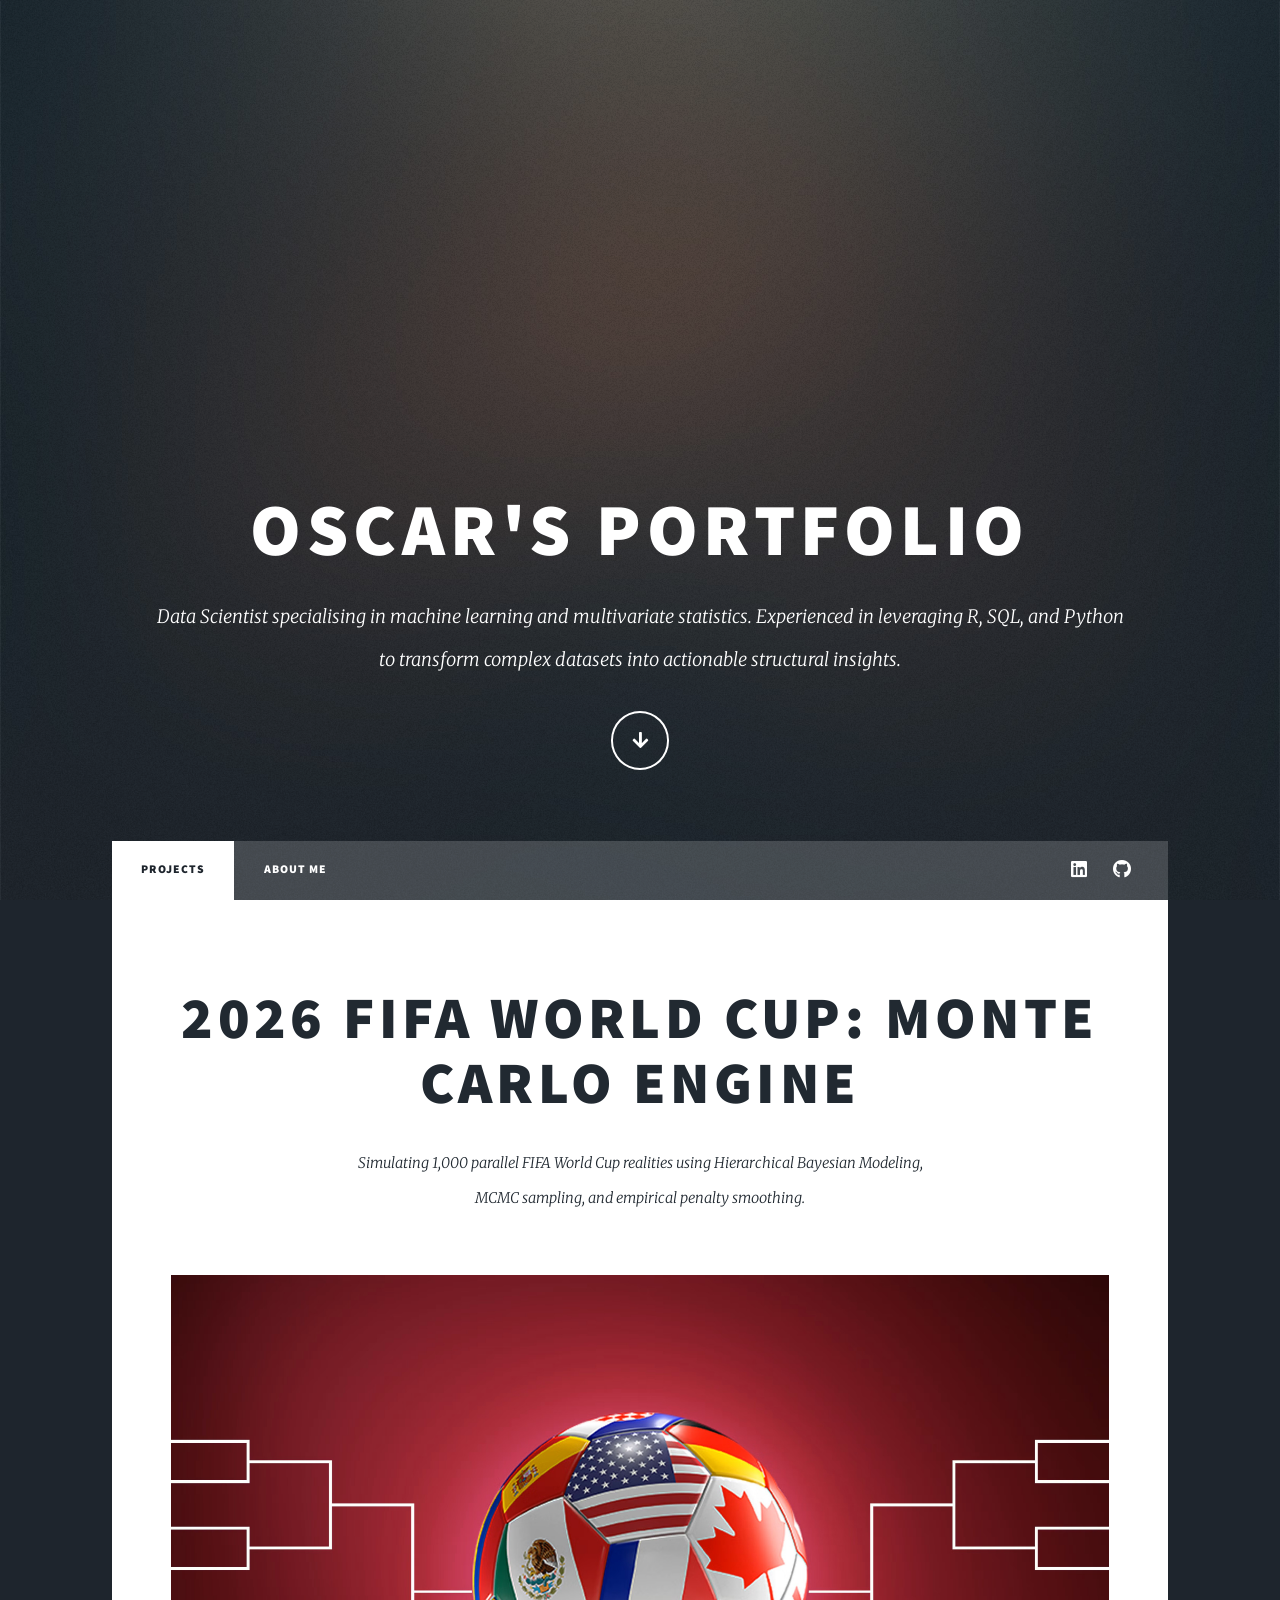
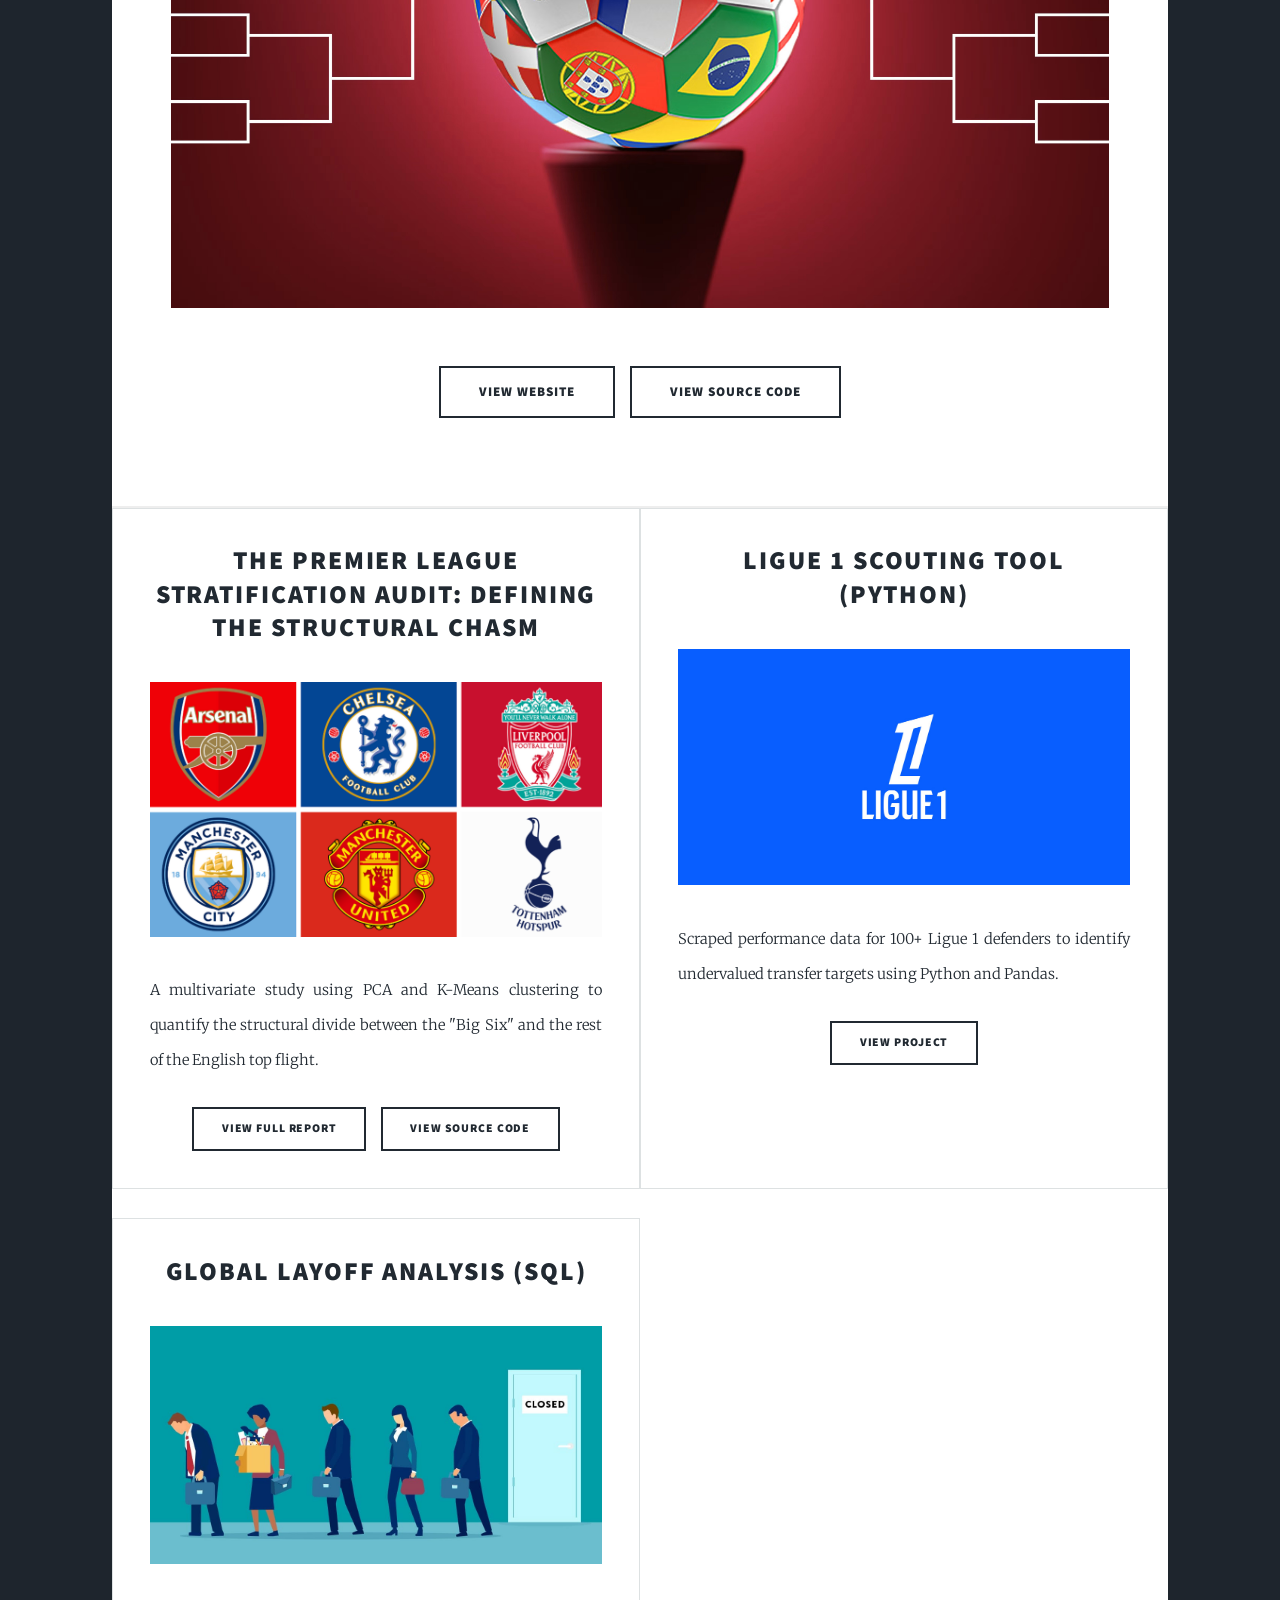
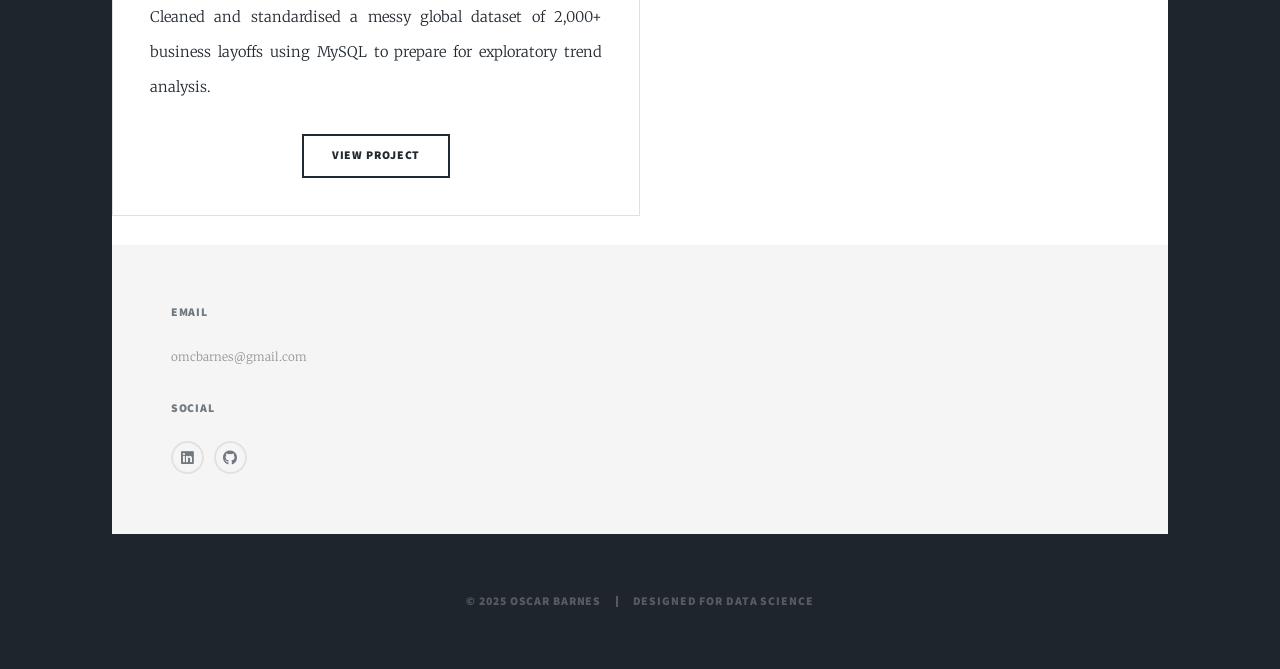
<file: index.html>
<!DOCTYPE HTML>
<!--
	Massively by HTML5 UP
	html5up.net | @ajlkn
	Free for personal and commercial use under the CCA 3.0 license (html5up.net/license)
-->
<html>
	<head>
		<title>Oscar's Portfolio - Projects</title>
		<meta charset="utf-8" />
		<meta name="viewport" content="width=device-width, initial-scale=1, user-scalable=no" />
		<link rel="stylesheet" href="assets/css/main.css" />
		<noscript><link rel="stylesheet" href="assets/css/noscript.css" /></noscript>
	</head>
	<body class="is-preload">

		<!-- Wrapper -->
			<div id="wrapper" class="fade-in">

				<!-- Intro -->
					<div id="intro">
						<h1>OSCAR'S PORTFOLIO<br />
						</h1>
						<p>Data Scientist specialising in machine learning and multivariate statistics. Experienced in leveraging R, SQL, and Python<br />
							 to transform complex datasets into actionable structural insights.</p>
						<ul class="actions">
							<li><a href="#header" class="button icon solid solo fa-arrow-down scrolly">Continue</a></li>
						</ul>
					</div>

				<!-- Header -->
					<header id="header">
						<a href="assets/OscarBarnes_CV.pdf" class="logo" target="_blank" rel="noopener noreferrer">Open CV</a>
					</header>

				<!-- Nav -->
					<nav id="nav">
						<ul class="links">
							<li class="active"><a href="index.html">Projects</a></li>
							<li><a href="about.html">About Me</a></li>
						</ul>
						<ul class="icons">
							<li><a href="https://www.linkedin.com/in/omcb1/" class="icon brands fa-linkedin" target="_blank" rel="noopener noreferrer"><span class="label">LinkedIn</span></a></li>
							<li><a href="https://github.com/OscarBarnes" class="icon brands fa-github" target="_blank" rel="noopener noreferrer"><span class="label">GitHub</span></a></li>
						</ul>
					</nav>

				<!-- Main -->
					<div id="main">

						<!-- Featured Post -->
							<article class="post featured">
								<header class="major">
									<h2><a href="reports/PremCluster.pdf" target="_blank" rel="noopener noreferrer">2026 FIFA World Cup: Monte Carlo Engine<br />
									</a></h2>
									<p>Simulating 1,000 parallel FIFA World Cup realities using Hierarchical Bayesian Modeling, <br />
										MCMC sampling, and empirical penalty smoothing.</p>
								</header>
								<a href="https://worldcupsim-oscarbarnes.streamlit.app/" class="image main" target="_blank" rel="noopener noreferrer"><img src="images/WCPred.jpg" alt="" /></a>
								<ul class="actions special">
									<li><a href="https://worldcupsim-oscarbarnes.streamlit.app/" class="button large" target="_blank" rel="noopener noreferrer">View Website</a></li>
									<li><a href="https://github.com/OscarBarnes/world_cup_sim" class="button large" target="_blank" rel="noopener noreferrer">View Source Code</a></li>
								</ul>
							</article>

						<!-- Posts -->
							<section class="posts">
								<article>
									<header>
										<h2><a href="reports/PremCluster.pdf" target="_blank" rel="noopener noreferrer">The Premier League Stratification Audit: Defining the Structural Chasm<br />
										</a></h2>
									</header>
									<a href="reports/PremCluster.pdf" class="image fit" target="_blank" rel="noopener noreferrer"><img src="images/BigSixPic.png" alt="" /></a>
									<p>A multivariate study using PCA and K-Means clustering to quantify the structural divide between the "Big Six" and the rest of the English top flight.</p>
									<ul class="actions special">
									<li><a href="reports/PremCluster.pdf" class="button" target="_blank" rel="noopener noreferrer">View Full Report</a></li>
									<li><a href="https://github.com/OscarBarnes/Premier_League_Clustering" class="button" target="_blank" rel="noopener noreferrer">View Source Code</a></li>
									</ul>
								</article>
								<article>
									<header>
										<h2><a href="https://github.com/OscarBarnes/Ligue1_Defenders_Project" target="_blank" rel="noopener noreferrer">Ligue 1 Scouting Tool (Python)<br />
										</a></h2>
									</header>
									<a href="https://github.com/OscarBarnes/Ligue1_Defenders_Project" class="image fit" target="_blank" rel="noopener noreferrer"><img src="images/Ligue1project.jpg" alt="" /></a>
									<p>Scraped performance data for 100+ Ligue 1 defenders to identify undervalued transfer targets using Python and Pandas.</p>
									<ul class="actions special">
										<li><a href="https://github.com/OscarBarnes/Ligue1_Defenders_Project" class="button" target="_blank" rel="noopener noreferrer">View Project</a></li>
									</ul>
								</article>
								<article>
									<header>
										<h2><a href="https://github.com/OscarBarnes/World_Layoffs_Project" target="_blank" rel="noopener noreferrer">Global Layoff Analysis (SQL)<br />
										</a></h2>
									</header>
									<a href="https://github.com/OscarBarnes/World_Layoffs_Project" class="image fit" target="_blank" rel="noopener noreferrer"><img src="images/LayoffsProject.jpg" alt="" /></a>
									<p>Cleaned and standardised a messy global dataset of 2,000+ business layoffs using MySQL to prepare for exploratory trend analysis.</p>
									<ul class="actions special">
										<li><a href="https://github.com/OscarBarnes/World_Layoffs_Project" class="button" target="_blank" rel="noopener noreferrer">View Project</a></li>
									</ul>
								</article>
								

					</div>

				<!-- Footer -->
					<footer id="footer">
						<section>
							<section>
								<h3>Email</h3>
								<p>omcbarnes@gmail.com</p>
							</section>
							<section>
								<h3>Social</h3>
								<ul class="icons alt">
									<li><a href="https://www.linkedin.com/in/omcb1/" class="icon brands fa-linkedin" target="_blank" rel="noopener noreferrer"><span class="label">LinkedIn</span></a></li>
							<li><a href="https://github.com/OscarBarnes" class="icon brands fa-github" target="_blank" rel="noopener noreferrer"><span class="label">GitHub</span></a></li>
								</ul>
							</section>
						</section>
					</footer>

				<!-- Copyright -->
					<div id="copyright">
						<ul><li>&copy; 2025 Oscar Barnes</li><li>Designed for Data Science<a></li></ul>
					</div>

			</div>

		<!-- Scripts -->
			<script src="assets/js/jquery.min.js"></script>
			<script src="assets/js/jquery.scrollex.min.js"></script>
			<script src="assets/js/jquery.scrolly.min.js"></script>
			<script src="assets/js/browser.min.js"></script>
			<script src="assets/js/breakpoints.min.js"></script>
			<script src="assets/js/util.js"></script>
			<script src="assets/js/main.js"></script>

	</body>
</html>
</file>
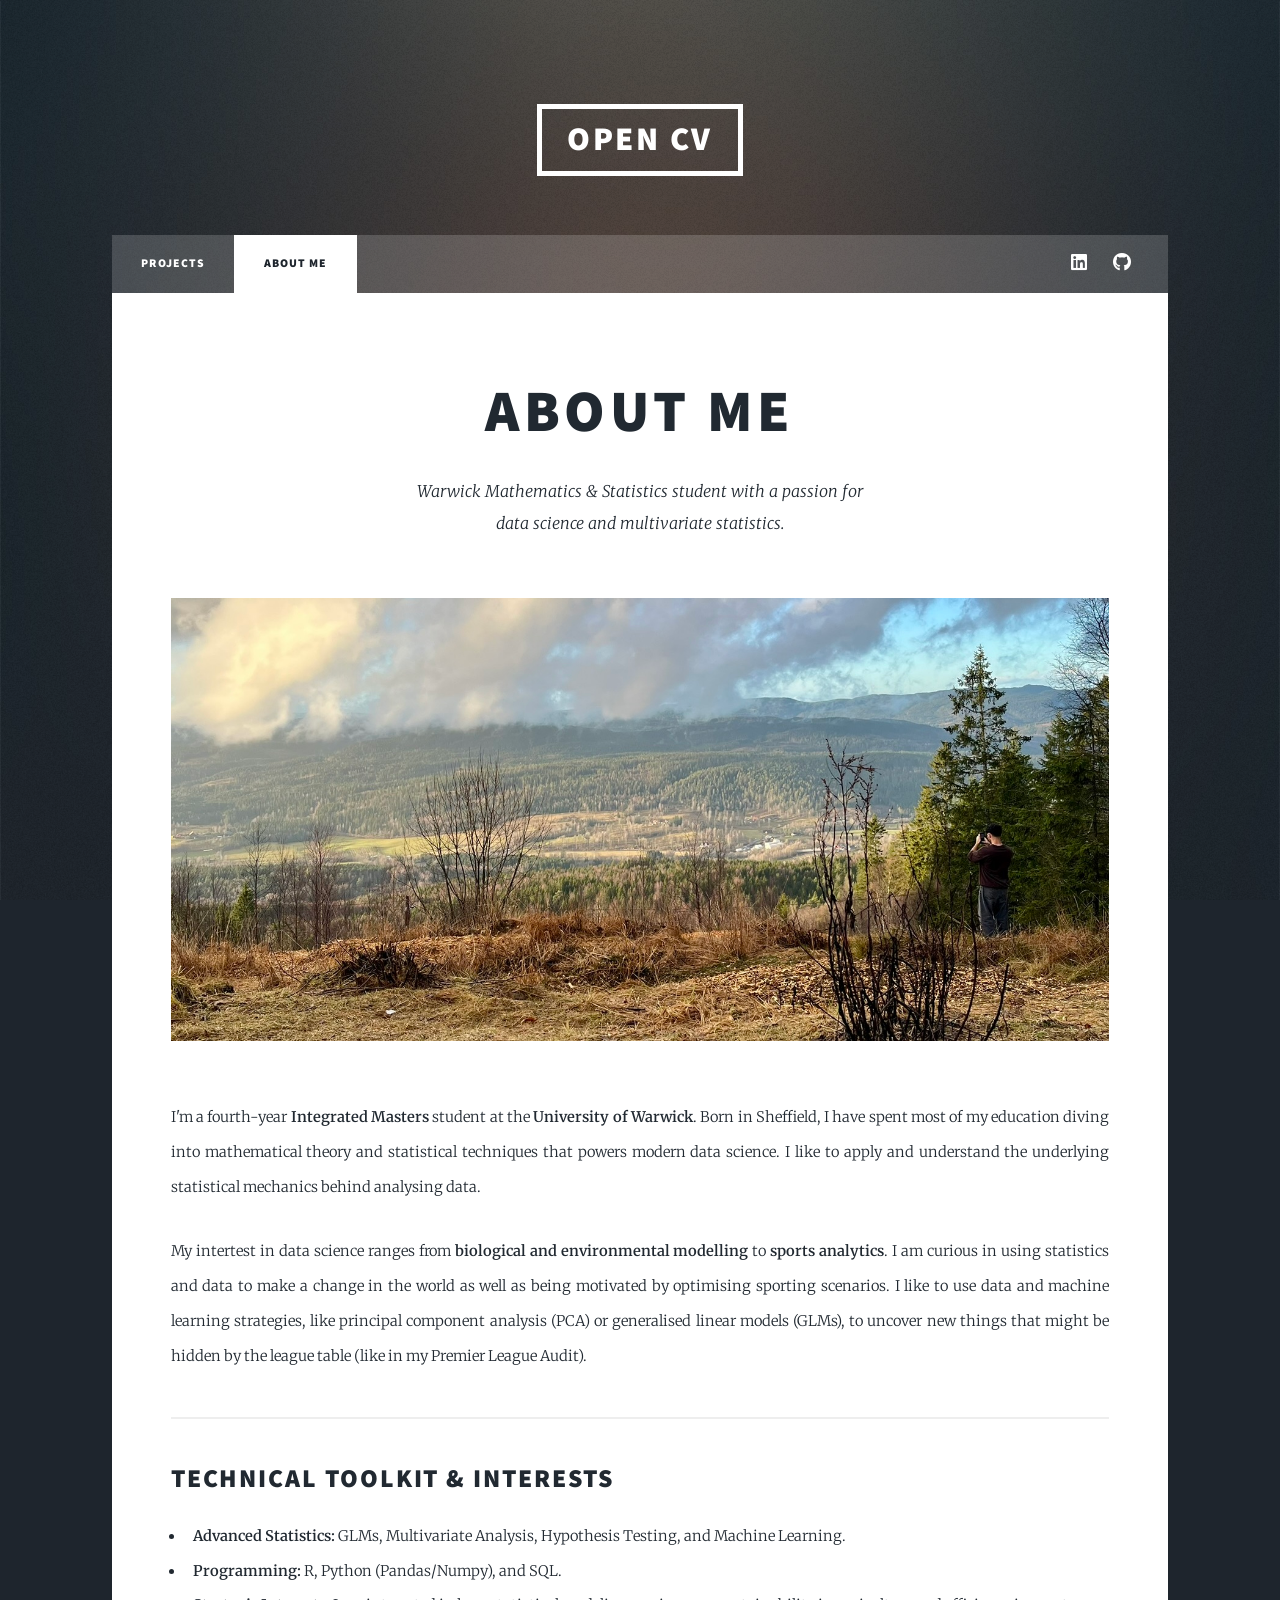
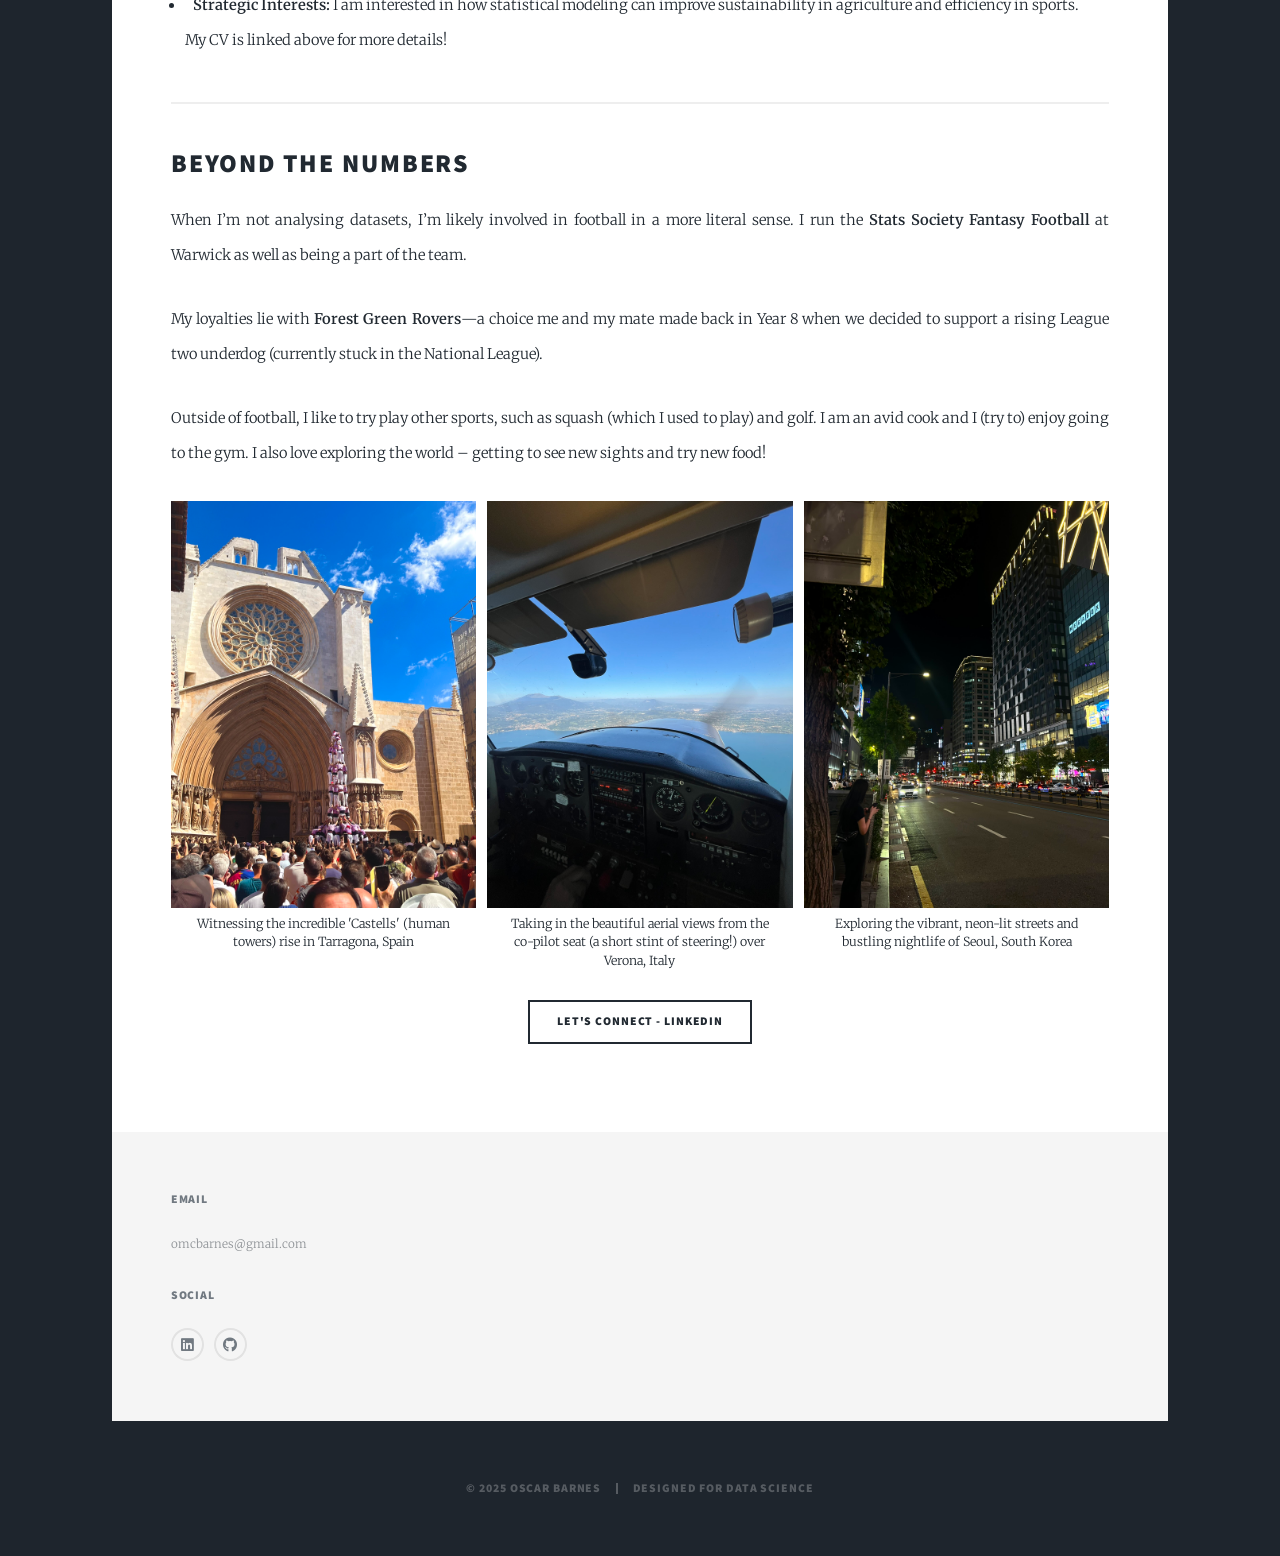
<file: about.html>
<!DOCTYPE HTML>
<!--
	Massively by HTML5 UP
	html5up.net | @ajlkn
	Free for personal and commercial use under the CCA 3.0 license (html5up.net/license)
-->



<html>
	<style>
    .caption-text {
        text-align: center; /* Centers the text. Change to 'left' if you prefer */
        padding: 0 15px;    /* Adds 15px of empty space to the left and right */
        margin-top: -30px;   /* Adds a little space between the image and the text */
        line-height: 1.5;   /* Makes the vertical spacing between lines even and readable */
        font-size: 0.85em;  /* Slightly shrinks the text so it looks like a caption */
    }
	</style>

	<head>
		<title>Oscar's Portfolio - About Me</title>
		<meta charset="utf-8" />
		<meta name="viewport" content="width=device-width, initial-scale=1, user-scalable=no" />
		<link rel="stylesheet" href="assets/css/main.css" />
		<noscript><link rel="stylesheet" href="assets/css/noscript.css" /></noscript>
	</head>
	<body class="is-preload">

		<!-- Wrapper -->
			<div id="wrapper">

				<!-- Header -->
					<header id="header">
						<a href="assets/OscarBarnes_CV.pdf" class="logo" target="_blank" rel="noopener noreferrer">Open CV</a>
					</header>

				<!-- Nav -->
					<nav id="nav">
						<ul class="links">
							<li><a href="index.html">Projects</a></li>
							<li class="active"><a href="about.html">About Me</a></li>
						</ul>
						<ul class="icons">
							<li><a href="https://www.linkedin.com/in/omcb1/" class="icon brands fa-linkedin" target="_blank" rel="noopener noreferrer"><span class="label">LinkedIn</span></a></li>
							<li><a href="https://github.com/OscarBarnes" class="icon brands fa-github" target="_blank" rel="noopener noreferrer"><span class="label">GitHub</span></a></li>
						</ul>
					</nav>

				<!-- Main -->
						<div id="main">
							<section class="post">
								<header class="major">
									<h1>About Me</h1>
									<p>Warwick Mathematics & Statistics student with a passion for <br />
									data science and multivariate statistics.</p>
								</header>

								<div class="image main"><img src="images/IMG_4070.JPEG" alt="A photo from my travels" /></div>

								<p>I'm a fourth-year <b>Integrated Masters</b> student at the <b>University of Warwick</b>. Born in Sheffield, I have spent most of my education diving into mathematical theory and statistical techniques that powers modern data science. I like to apply and understand the underlying statistical mechanics behind analysing data.</p>

								<p>My intertest in data science ranges from <b>biological and environmental modelling</b> to <b>sports analytics</b>. I am curious in using statistics and data to make a change in the world as well as being motivated by optimising sporting scenarios. I like to use data and machine learning strategies, like principal component analysis (PCA) or generalised linear models (GLMs), to uncover new things that might be hidden by the league table (like in my Premier League Audit).</p>

								<hr />

								<h2>Technical Toolkit & Interests</h2>
								<ul>
									<li><b>Advanced Statistics:</b> GLMs, Multivariate Analysis, Hypothesis Testing, and Machine Learning.</li>
									<li><b>Programming:</b> R, Python (Pandas/Numpy), and SQL.</li>
									<li><b>Strategic Interests:</b> I am interested in how statistical modeling can improve sustainability in agriculture and efficiency in sports.</li>
									<p>My CV is linked above for more details!</p>
								</ul>

								<hr />

								<h2>Beyond the Numbers</h2>
								<p>When I’m not analysing datasets, I’m likely involved in football in a more literal sense. I run the <b>Stats Society Fantasy Football</b> at Warwick as well as being a part of the team.</p>
								
								<p>My loyalties lie with <b>Forest Green Rovers</b>—a choice me and my mate made back in Year 8 when we decided to support a rising League two underdog (currently stuck in the National League).</p>

								<p>Outside of football, I like to try play other sports, such as squash (which I used to play) and golf. I am an avid cook and I (try to) enjoy going to the gym. I also love exploring the world – getting to see new sights and try new food!</p>

								<div class="box alt">
									<div class="row gtr-50 gtr-uniform">
										<div class="col-4">
											<span class="image fit"><img src="images/IMG_7537.JPEG" alt="Castells in Tarragona" /></span>
											<p class="caption-text">Witnessing the incredible 'Castells' (human towers) rise in Tarragona, Spain</p>
										</div>

										<div class="col-4">
											<span class="image fit"><img src="images/IMG_7862.JPEG" alt="" /></span>
											<p class="caption-text">Taking in the beautiful aerial views from the co-pilot seat (a short stint of steering!) over Verona, Italy</p>											
										</div>

										<div class="col-4">
											<span class="image fit"><img src="images/IMG_8757.JPEG" alt="" /></span>
											<p class="caption-text">Exploring the vibrant, neon-lit streets and bustling nightlife of Seoul, South Korea</p>										
										</div>
									</div>
								</div>

								<ul class="actions special">
									<li><a href="https://www.linkedin.com/in/omcb1/" class="button" target="_blank" rel="noopener noreferrer">Let's Connect - LinkedIn</a></li>
								</ul>
							</section>
						</div>

				<!-- Footer -->
					<footer id="footer">
						<section>
							<section>
								<h3>Email</h3>
								<p>omcbarnes@gmail.com</p>
							</section>
							<section>
								<h3>Social</h3>
								<ul class="icons alt">
									<li><a href="https://www.linkedin.com/in/omcb1/" class="icon brands fa-linkedin" target="_blank" rel="noopener noreferrer"><span class="label">LinkedIn</span></a></li>
							<li><a href="https://github.com/OscarBarnes" class="icon brands fa-github" target="_blank" rel="noopener noreferrer"><span class="label">GitHub</span></a></li>
								</ul>
							</section>
						</section>
					</footer>

				<!-- Copyright -->
					<div id="copyright">
						<ul><li>&copy; 2025 Oscar Barnes</li><li>Designed for Data Science<a></li></ul>
					</div>

			</div>

		<!-- Scripts -->
			<script src="assets/js/jquery.min.js"></script>
			<script src="assets/js/jquery.scrollex.min.js"></script>
			<script src="assets/js/jquery.scrolly.min.js"></script>
			<script src="assets/js/browser.min.js"></script>
			<script src="assets/js/breakpoints.min.js"></script>
			<script src="assets/js/util.js"></script>
			<script src="assets/js/main.js"></script>

	</body>
</html>
</file>
<file: assets/css/main.css>
@import url(fontawesome-all.min.css);
@import url("https://fonts.googleapis.com/css?family=Merriweather:300,700,300italic,700italic|Source+Sans+Pro:900");

/*
	Massively by HTML5 UP
	html5up.net | @ajlkn
	Free for personal and commercial use under the CCA 3.0 license (html5up.net/license)
*/

html, body, div, span, applet, object,
iframe, h1, h2, h3, h4, h5, h6, p, blockquote,
pre, a, abbr, acronym, address, big, cite,
code, del, dfn, em, img, ins, kbd, q, s, samp,
small, strike, strong, sub, sup, tt, var, b,
u, i, center, dl, dt, dd, ol, ul, li, fieldset,
form, label, legend, table, caption, tbody,
tfoot, thead, tr, th, td, article, aside,
canvas, details, embed, figure, figcaption,
footer, header, hgroup, menu, nav, output, ruby,
section, summary, time, mark, audio, video {
	margin: 0;
	padding: 0;
	border: 0;
	font-size: 100%;
	font: inherit;
	vertical-align: baseline;}

article, aside, details, figcaption, figure,
footer, header, hgroup, menu, nav, section {
	display: block;}

body {
	line-height: 1;
}

ol, ul {
	list-style: none;
}

blockquote, q {
	quotes: none;
}

	blockquote:before, blockquote:after, q:before, q:after {
		content: '';
		content: none;
	}

table {
	border-collapse: collapse;
	border-spacing: 0;
}

body {
	-webkit-text-size-adjust: none;
}

mark {
	background-color: transparent;
	color: inherit;
}

input::-moz-focus-inner {
	border: 0;
	padding: 0;
}

input, select, textarea {
	-moz-appearance: none;
	-webkit-appearance: none;
	-ms-appearance: none;
	appearance: none;
}

/* Basic */

	@-ms-viewport {
		width: device-width;
	}

	body {
		-ms-overflow-style: scrollbar;
	}

	@media screen and (max-width: 480px) {

		html, body {
			min-width: 320px;
		}

	}

	html {
		box-sizing: border-box;
	}

	*, *:before, *:after {
		box-sizing: inherit;
	}

	body {
		background-color: #1e252d;
	}

		body.is-preload *, body.is-preload *:before, body.is-preload *:after {
			-moz-animation: none !important;
			-webkit-animation: none !important;
			-ms-animation: none !important;
			animation: none !important;
			-moz-transition: none !important;
			-webkit-transition: none !important;
			-ms-transition: none !important;
			transition: none !important;
		}

/* Type */

	html {
		font-size: 16pt;
	}

		@media screen and (max-width: 1680px) {

			html {
				font-size: 12pt;
			}

		}

		@media screen and (max-width: 1280px) {

			html {
				font-size: 11pt;
			}

		}

		@media screen and (max-width: 360px) {

			html {
				font-size: 10pt;
			}

		}

	body {
		color: #212931;
	}

	body, input, select, textarea {
		font-family: "Merriweather", Georgia, serif;
		font-weight: 300;
		font-size: 1rem;
		line-height: 2.375;
	}

	a {
		-moz-transition: color 0.2s ease-in-out, background-color 0.2s ease-in-out, border-color 0.2s ease-in-out, box-shadow 0.2s ease-in-out;
		-webkit-transition: color 0.2s ease-in-out, background-color 0.2s ease-in-out, border-color 0.2s ease-in-out, box-shadow 0.2s ease-in-out;
		-ms-transition: color 0.2s ease-in-out, background-color 0.2s ease-in-out, border-color 0.2s ease-in-out, box-shadow 0.2s ease-in-out;
		transition: color 0.2s ease-in-out, background-color 0.2s ease-in-out, border-color 0.2s ease-in-out, box-shadow 0.2s ease-in-out;
		border-bottom: dotted 1px;
		text-decoration: none;
	}

		a:hover {
			border-bottom-color: transparent;
		}

	strong, b {
		font-weight: 600;
	}

	em, i {
		font-style: italic;
	}

	p {
		text-align: justify;
		margin: 0 0 2rem 0;
	}

	h1, h2, h3, h4, h5, h6 {
		font-family: "Source Sans Pro", Helvetica, sans-serif;
		font-weight: 900;
		line-height: 1.5;
		letter-spacing: 0.075em;
		text-transform: uppercase;
		margin: 0 0 1rem 0;
	}

		h1 a, h2 a, h3 a, h4 a, h5 a, h6 a {
			border-bottom: 0;
			color: inherit;
			text-decoration: none;
		}

	h1 {
		font-size: 4rem;
		line-height: 1.1;
		margin: 0 0 2rem 0;
	}

	h2 {
		font-size: 1.75rem;
		line-height: 1.3;
		margin: 0 0 1.5rem 0;
	}

	h3 {
		font-size: 1.25rem;
		margin: 0 0 1.5rem 0;
	}

	h4 {
		font-size: 1rem;
	}

	h5 {
		font-size: 0.9rem;
	}

	h6 {
		font-size: 0.8rem;
	}

	sub {
		font-size: 0.8rem;
		position: relative;
		top: 0.5rem;
	}

	sup {
		font-size: 0.8rem;
		position: relative;
		top: -0.5rem;
	}

	blockquote {
		border-left: solid 4px;
		font-style: italic;
		margin: 0 0 2rem 0;
		padding: 0.5rem 0 0.5rem 2rem;
	}

	code {
		border: solid 2px;
		font-family: "Courier New", monospace;
		font-size: 0.9rem;
		margin: 0 0.25rem;
		padding: 0.25rem 0.65rem;
	}

	pre {
		-webkit-overflow-scrolling: touch;
		font-family: "Courier New", monospace;
		font-size: 0.9rem;
		margin: 0 0 2rem 0;
	}

		pre code {
			display: block;
			line-height: 1.75;
			padding: 1rem 1.5rem;
			overflow-x: auto;
		}

	hr {
		border: 0;
		border-bottom: solid 2px;
		margin: 3rem 0;
	}

		hr.major {
			margin: 5rem 0;
		}

	.align-left {
		text-align: left;
	}

	.align-center {
		text-align: center;
	}

	.align-right {
		text-align: right;
	}

	input, select, textarea {
		color: #212931;
	}

	a {
		color: #212931;
		border-bottom-color: rgba(33, 41, 49, 0.5);
	}

		a:hover {
			border-bottom-color: transparent;
			color: #18bfef !important;
		}

	strong, b {
		color: #212931;
	}

	h1, h2, h3, h4, h5, h6 {
		color: #212931;
	}

	blockquote {
		border-left-color: #eeeeee;
	}

	code {
		background: rgba(220, 220, 220, 0.25);
		border-color: #eeeeee;
	}

	hr {
		border-bottom-color: #eeeeee;
	}

/* Row */

	.row {
		display: flex;
		flex-wrap: wrap;
		box-sizing: border-box;
		align-items: stretch;
	}

		.row > * {
			box-sizing: border-box;
		}

		.row.gtr-uniform > * > :last-child {
			margin-bottom: 0;
		}

		.row.aln-left {
			justify-content: flex-start;
		}

		.row.aln-center {
			justify-content: center;
		}

		.row.aln-right {
			justify-content: flex-end;
		}

		.row.aln-top {
			align-items: flex-start;
		}

		.row.aln-middle {
			align-items: center;
		}

		.row.aln-bottom {
			align-items: flex-end;
		}

		.row > .imp {
			order: -1;
		}

		.row > .col-1 {
			width: 8.33333%;
		}

		.row > .off-1 {
			margin-left: 8.33333%;
		}

		.row > .col-2 {
			width: 16.66667%;
		}

		.row > .off-2 {
			margin-left: 16.66667%;
		}

		.row > .col-3 {
			width: 25%;
		}

		.row > .off-3 {
			margin-left: 25%;
		}

		.row > .col-4 {
			width: 33.33333%;
		}

		.row > .off-4 {
			margin-left: 33.33333%;
		}

		.row > .col-5 {
			width: 41.66667%;
		}

		.row > .off-5 {
			margin-left: 41.66667%;
		}

		.row > .col-6 {
			width: 50%;
		}

		.row > .off-6 {
			margin-left: 50%;
		}

		.row > .col-7 {
			width: 58.33333%;
		}

		.row > .off-7 {
			margin-left: 58.33333%;
		}

		.row > .col-8 {
			width: 66.66667%;
		}

		.row > .off-8 {
			margin-left: 66.66667%;
		}

		.row > .col-9 {
			width: 75%;
		}

		.row > .off-9 {
			margin-left: 75%;
		}

		.row > .col-10 {
			width: 83.33333%;
		}

		.row > .off-10 {
			margin-left: 83.33333%;
		}

		.row > .col-11 {
			width: 91.66667%;
		}

		.row > .off-11 {
			margin-left: 91.66667%;
		}

		.row > .col-12 {
			width: 100%;
		}

		.row > .off-12 {
			margin-left: 100%;
		}

		.row.gtr-0 {
			margin-top: 0;
			margin-left: 0rem;
		}

			.row.gtr-0 > * {
				padding: 0 0 0 0rem;
			}

			.row.gtr-0.gtr-uniform {
				margin-top: 0rem;
			}

				.row.gtr-0.gtr-uniform > * {
					padding-top: 0rem;
				}

		.row.gtr-25 {
			margin-top: 0;
			margin-left: -0.375rem;
		}

			.row.gtr-25 > * {
				padding: 0 0 0 0.375rem;
			}

			.row.gtr-25.gtr-uniform {
				margin-top: -0.375rem;
			}

				.row.gtr-25.gtr-uniform > * {
					padding-top: 0.375rem;
				}

		.row.gtr-50 {
			margin-top: 0;
			margin-left: -0.75rem;
		}

			.row.gtr-50 > * {
				padding: 0 0 0 0.75rem;
			}

			.row.gtr-50.gtr-uniform {
				margin-top: -0.75rem;
			}

				.row.gtr-50.gtr-uniform > * {
					padding-top: 0.75rem;
				}

		.row {
			margin-top: 0;
			margin-left: -1.5rem;
		}

			.row > * {
				padding: 0 0 0 1.5rem;
			}

			.row.gtr-uniform {
				margin-top: -1.5rem;
			}

				.row.gtr-uniform > * {
					padding-top: 1.5rem;
				}

		.row.gtr-150 {
			margin-top: 0;
			margin-left: -2.25rem;
		}

			.row.gtr-150 > * {
				padding: 0 0 0 2.25rem;
			}

			.row.gtr-150.gtr-uniform {
				margin-top: -2.25rem;
			}

				.row.gtr-150.gtr-uniform > * {
					padding-top: 2.25rem;
				}

		.row.gtr-200 {
			margin-top: 0;
			margin-left: -3rem;
		}

			.row.gtr-200 > * {
				padding: 0 0 0 3rem;
			}

			.row.gtr-200.gtr-uniform {
				margin-top: -3rem;
			}

				.row.gtr-200.gtr-uniform > * {
					padding-top: 3rem;
				}

		@media screen and (max-width: 1680px) {

			.row {
				display: flex;
				flex-wrap: wrap;
				box-sizing: border-box;
				align-items: stretch;
			}

				.row > * {
					box-sizing: border-box;
				}

				.row.gtr-uniform > * > :last-child {
					margin-bottom: 0;
				}

				.row.aln-left {
					justify-content: flex-start;
				}

				.row.aln-center {
					justify-content: center;
				}

				.row.aln-right {
					justify-content: flex-end;
				}

				.row.aln-top {
					align-items: flex-start;
				}

				.row.aln-middle {
					align-items: center;
				}

				.row.aln-bottom {
					align-items: flex-end;
				}

				.row > .imp-xlarge {
					order: -1;
				}

				.row > .col-1-xlarge {
					width: 8.33333%;
				}

				.row > .off-1-xlarge {
					margin-left: 8.33333%;
				}

				.row > .col-2-xlarge {
					width: 16.66667%;
				}

				.row > .off-2-xlarge {
					margin-left: 16.66667%;
				}

				.row > .col-3-xlarge {
					width: 25%;
				}

				.row > .off-3-xlarge {
					margin-left: 25%;
				}

				.row > .col-4-xlarge {
					width: 33.33333%;
				}

				.row > .off-4-xlarge {
					margin-left: 33.33333%;
				}

				.row > .col-5-xlarge {
					width: 41.66667%;
				}

				.row > .off-5-xlarge {
					margin-left: 41.66667%;
				}

				.row > .col-6-xlarge {
					width: 50%;
				}

				.row > .off-6-xlarge {
					margin-left: 50%;
				}

				.row > .col-7-xlarge {
					width: 58.33333%;
				}

				.row > .off-7-xlarge {
					margin-left: 58.33333%;
				}

				.row > .col-8-xlarge {
					width: 66.66667%;
				}

				.row > .off-8-xlarge {
					margin-left: 66.66667%;
				}

				.row > .col-9-xlarge {
					width: 75%;
				}

				.row > .off-9-xlarge {
					margin-left: 75%;
				}

				.row > .col-10-xlarge {
					width: 83.33333%;
				}

				.row > .off-10-xlarge {
					margin-left: 83.33333%;
				}

				.row > .col-11-xlarge {
					width: 91.66667%;
				}

				.row > .off-11-xlarge {
					margin-left: 91.66667%;
				}

				.row > .col-12-xlarge {
					width: 100%;
				}

				.row > .off-12-xlarge {
					margin-left: 100%;
				}

				.row.gtr-0 {
					margin-top: 0;
					margin-left: 0rem;
				}

					.row.gtr-0 > * {
						padding: 0 0 0 0rem;
					}

					.row.gtr-0.gtr-uniform {
						margin-top: 0rem;
					}

						.row.gtr-0.gtr-uniform > * {
							padding-top: 0rem;
						}

				.row.gtr-25 {
					margin-top: 0;
					margin-left: -0.375rem;
				}

					.row.gtr-25 > * {
						padding: 0 0 0 0.375rem;
					}

					.row.gtr-25.gtr-uniform {
						margin-top: -0.375rem;
					}

						.row.gtr-25.gtr-uniform > * {
							padding-top: 0.375rem;
						}

				.row.gtr-50 {
					margin-top: 0;
					margin-left: -0.75rem;
				}

					.row.gtr-50 > * {
						padding: 0 0 0 0.75rem;
					}

					.row.gtr-50.gtr-uniform {
						margin-top: -0.75rem;
					}

						.row.gtr-50.gtr-uniform > * {
							padding-top: 0.75rem;
						}

				.row {
					margin-top: 0;
					margin-left: -1.5rem;
				}

					.row > * {
						padding: 0 0 0 1.5rem;
					}

					.row.gtr-uniform {
						margin-top: -1.5rem;
					}

						.row.gtr-uniform > * {
							padding-top: 1.5rem;
						}

				.row.gtr-150 {
					margin-top: 0;
					margin-left: -2.25rem;
				}

					.row.gtr-150 > * {
						padding: 0 0 0 2.25rem;
					}

					.row.gtr-150.gtr-uniform {
						margin-top: -2.25rem;
					}

						.row.gtr-150.gtr-uniform > * {
							padding-top: 2.25rem;
						}

				.row.gtr-200 {
					margin-top: 0;
					margin-left: -3rem;
				}

					.row.gtr-200 > * {
						padding: 0 0 0 3rem;
					}

					.row.gtr-200.gtr-uniform {
						margin-top: -3rem;
					}

						.row.gtr-200.gtr-uniform > * {
							padding-top: 3rem;
						}

		}

		@media screen and (max-width: 1280px) {

			.row {
				display: flex;
				flex-wrap: wrap;
				box-sizing: border-box;
				align-items: stretch;
			}

				.row > * {
					box-sizing: border-box;
				}

				.row.gtr-uniform > * > :last-child {
					margin-bottom: 0;
				}

				.row.aln-left {
					justify-content: flex-start;
				}

				.row.aln-center {
					justify-content: center;
				}

				.row.aln-right {
					justify-content: flex-end;
				}

				.row.aln-top {
					align-items: flex-start;
				}

				.row.aln-middle {
					align-items: center;
				}

				.row.aln-bottom {
					align-items: flex-end;
				}

				.row > .imp-large {
					order: -1;
				}

				.row > .col-1-large {
					width: 8.33333%;
				}

				.row > .off-1-large {
					margin-left: 8.33333%;
				}

				.row > .col-2-large {
					width: 16.66667%;
				}

				.row > .off-2-large {
					margin-left: 16.66667%;
				}

				.row > .col-3-large {
					width: 25%;
				}

				.row > .off-3-large {
					margin-left: 25%;
				}

				.row > .col-4-large {
					width: 33.33333%;
				}

				.row > .off-4-large {
					margin-left: 33.33333%;
				}

				.row > .col-5-large {
					width: 41.66667%;
				}

				.row > .off-5-large {
					margin-left: 41.66667%;
				}

				.row > .col-6-large {
					width: 50%;
				}

				.row > .off-6-large {
					margin-left: 50%;
				}

				.row > .col-7-large {
					width: 58.33333%;
				}

				.row > .off-7-large {
					margin-left: 58.33333%;
				}

				.row > .col-8-large {
					width: 66.66667%;
				}

				.row > .off-8-large {
					margin-left: 66.66667%;
				}

				.row > .col-9-large {
					width: 75%;
				}

				.row > .off-9-large {
					margin-left: 75%;
				}

				.row > .col-10-large {
					width: 83.33333%;
				}

				.row > .off-10-large {
					margin-left: 83.33333%;
				}

				.row > .col-11-large {
					width: 91.66667%;
				}

				.row > .off-11-large {
					margin-left: 91.66667%;
				}

				.row > .col-12-large {
					width: 100%;
				}

				.row > .off-12-large {
					margin-left: 100%;
				}

				.row.gtr-0 {
					margin-top: 0;
					margin-left: 0rem;
				}

					.row.gtr-0 > * {
						padding: 0 0 0 0rem;
					}

					.row.gtr-0.gtr-uniform {
						margin-top: 0rem;
					}

						.row.gtr-0.gtr-uniform > * {
							padding-top: 0rem;
						}

				.row.gtr-25 {
					margin-top: 0;
					margin-left: -0.375rem;
				}

					.row.gtr-25 > * {
						padding: 0 0 0 0.375rem;
					}

					.row.gtr-25.gtr-uniform {
						margin-top: -0.375rem;
					}

						.row.gtr-25.gtr-uniform > * {
							padding-top: 0.375rem;
						}

				.row.gtr-50 {
					margin-top: 0;
					margin-left: -0.75rem;
				}

					.row.gtr-50 > * {
						padding: 0 0 0 0.75rem;
					}

					.row.gtr-50.gtr-uniform {
						margin-top: -0.75rem;
					}

						.row.gtr-50.gtr-uniform > * {
							padding-top: 0.75rem;
						}

				.row {
					margin-top: 0;
					margin-left: -1.5rem;
				}

					.row > * {
						padding: 0 0 0 1.5rem;
					}

					.row.gtr-uniform {
						margin-top: -1.5rem;
					}

						.row.gtr-uniform > * {
							padding-top: 1.5rem;
						}

				.row.gtr-150 {
					margin-top: 0;
					margin-left: -2.25rem;
				}

					.row.gtr-150 > * {
						padding: 0 0 0 2.25rem;
					}

					.row.gtr-150.gtr-uniform {
						margin-top: -2.25rem;
					}

						.row.gtr-150.gtr-uniform > * {
							padding-top: 2.25rem;
						}

				.row.gtr-200 {
					margin-top: 0;
					margin-left: -3rem;
				}

					.row.gtr-200 > * {
						padding: 0 0 0 3rem;
					}

					.row.gtr-200.gtr-uniform {
						margin-top: -3rem;
					}

						.row.gtr-200.gtr-uniform > * {
							padding-top: 3rem;
						}

		}

		@media screen and (max-width: 980px) {

			.row {
				display: flex;
				flex-wrap: wrap;
				box-sizing: border-box;
				align-items: stretch;
			}

				.row > * {
					box-sizing: border-box;
				}

				.row.gtr-uniform > * > :last-child {
					margin-bottom: 0;
				}

				.row.aln-left {
					justify-content: flex-start;
				}

				.row.aln-center {
					justify-content: center;
				}

				.row.aln-right {
					justify-content: flex-end;
				}

				.row.aln-top {
					align-items: flex-start;
				}

				.row.aln-middle {
					align-items: center;
				}

				.row.aln-bottom {
					align-items: flex-end;
				}

				.row > .imp-medium {
					order: -1;
				}

				.row > .col-1-medium {
					width: 8.33333%;
				}

				.row > .off-1-medium {
					margin-left: 8.33333%;
				}

				.row > .col-2-medium {
					width: 16.66667%;
				}

				.row > .off-2-medium {
					margin-left: 16.66667%;
				}

				.row > .col-3-medium {
					width: 25%;
				}

				.row > .off-3-medium {
					margin-left: 25%;
				}

				.row > .col-4-medium {
					width: 33.33333%;
				}

				.row > .off-4-medium {
					margin-left: 33.33333%;
				}

				.row > .col-5-medium {
					width: 41.66667%;
				}

				.row > .off-5-medium {
					margin-left: 41.66667%;
				}

				.row > .col-6-medium {
					width: 50%;
				}

				.row > .off-6-medium {
					margin-left: 50%;
				}

				.row > .col-7-medium {
					width: 58.33333%;
				}

				.row > .off-7-medium {
					margin-left: 58.33333%;
				}

				.row > .col-8-medium {
					width: 66.66667%;
				}

				.row > .off-8-medium {
					margin-left: 66.66667%;
				}

				.row > .col-9-medium {
					width: 75%;
				}

				.row > .off-9-medium {
					margin-left: 75%;
				}

				.row > .col-10-medium {
					width: 83.33333%;
				}

				.row > .off-10-medium {
					margin-left: 83.33333%;
				}

				.row > .col-11-medium {
					width: 91.66667%;
				}

				.row > .off-11-medium {
					margin-left: 91.66667%;
				}

				.row > .col-12-medium {
					width: 100%;
				}

				.row > .off-12-medium {
					margin-left: 100%;
				}

				.row.gtr-0 {
					margin-top: 0;
					margin-left: 0rem;
				}

					.row.gtr-0 > * {
						padding: 0 0 0 0rem;
					}

					.row.gtr-0.gtr-uniform {
						margin-top: 0rem;
					}

						.row.gtr-0.gtr-uniform > * {
							padding-top: 0rem;
						}

				.row.gtr-25 {
					margin-top: 0;
					margin-left: -0.375rem;
				}

					.row.gtr-25 > * {
						padding: 0 0 0 0.375rem;
					}

					.row.gtr-25.gtr-uniform {
						margin-top: -0.375rem;
					}

						.row.gtr-25.gtr-uniform > * {
							padding-top: 0.375rem;
						}

				.row.gtr-50 {
					margin-top: 0;
					margin-left: -0.75rem;
				}

					.row.gtr-50 > * {
						padding: 0 0 0 0.75rem;
					}

					.row.gtr-50.gtr-uniform {
						margin-top: -0.75rem;
					}

						.row.gtr-50.gtr-uniform > * {
							padding-top: 0.75rem;
						}

				.row {
					margin-top: 0;
					margin-left: -1.5rem;
				}

					.row > * {
						padding: 0 0 0 1.5rem;
					}

					.row.gtr-uniform {
						margin-top: -1.5rem;
					}

						.row.gtr-uniform > * {
							padding-top: 1.5rem;
						}

				.row.gtr-150 {
					margin-top: 0;
					margin-left: -2.25rem;
				}

					.row.gtr-150 > * {
						padding: 0 0 0 2.25rem;
					}

					.row.gtr-150.gtr-uniform {
						margin-top: -2.25rem;
					}

						.row.gtr-150.gtr-uniform > * {
							padding-top: 2.25rem;
						}

				.row.gtr-200 {
					margin-top: 0;
					margin-left: -3rem;
				}

					.row.gtr-200 > * {
						padding: 0 0 0 3rem;
					}

					.row.gtr-200.gtr-uniform {
						margin-top: -3rem;
					}

						.row.gtr-200.gtr-uniform > * {
							padding-top: 3rem;
						}

		}

		@media screen and (max-width: 736px) {

			.row {
				display: flex;
				flex-wrap: wrap;
				box-sizing: border-box;
				align-items: stretch;
			}

				.row > * {
					box-sizing: border-box;
				}

				.row.gtr-uniform > * > :last-child {
					margin-bottom: 0;
				}

				.row.aln-left {
					justify-content: flex-start;
				}

				.row.aln-center {
					justify-content: center;
				}

				.row.aln-right {
					justify-content: flex-end;
				}

				.row.aln-top {
					align-items: flex-start;
				}

				.row.aln-middle {
					align-items: center;
				}

				.row.aln-bottom {
					align-items: flex-end;
				}

				.row > .imp-small {
					order: -1;
				}

				.row > .col-1-small {
					width: 8.33333%;
				}

				.row > .off-1-small {
					margin-left: 8.33333%;
				}

				.row > .col-2-small {
					width: 16.66667%;
				}

				.row > .off-2-small {
					margin-left: 16.66667%;
				}

				.row > .col-3-small {
					width: 25%;
				}

				.row > .off-3-small {
					margin-left: 25%;
				}

				.row > .col-4-small {
					width: 33.33333%;
				}

				.row > .off-4-small {
					margin-left: 33.33333%;
				}

				.row > .col-5-small {
					width: 41.66667%;
				}

				.row > .off-5-small {
					margin-left: 41.66667%;
				}

				.row > .col-6-small {
					width: 50%;
				}

				.row > .off-6-small {
					margin-left: 50%;
				}

				.row > .col-7-small {
					width: 58.33333%;
				}

				.row > .off-7-small {
					margin-left: 58.33333%;
				}

				.row > .col-8-small {
					width: 66.66667%;
				}

				.row > .off-8-small {
					margin-left: 66.66667%;
				}

				.row > .col-9-small {
					width: 75%;
				}

				.row > .off-9-small {
					margin-left: 75%;
				}

				.row > .col-10-small {
					width: 83.33333%;
				}

				.row > .off-10-small {
					margin-left: 83.33333%;
				}

				.row > .col-11-small {
					width: 91.66667%;
				}

				.row > .off-11-small {
					margin-left: 91.66667%;
				}

				.row > .col-12-small {
					width: 100%;
				}

				.row > .off-12-small {
					margin-left: 100%;
				}

				.row.gtr-0 {
					margin-top: 0;
					margin-left: 0rem;
				}

					.row.gtr-0 > * {
						padding: 0 0 0 0rem;
					}

					.row.gtr-0.gtr-uniform {
						margin-top: 0rem;
					}

						.row.gtr-0.gtr-uniform > * {
							padding-top: 0rem;
						}

				.row.gtr-25 {
					margin-top: 0;
					margin-left: -0.375rem;
				}

					.row.gtr-25 > * {
						padding: 0 0 0 0.375rem;
					}

					.row.gtr-25.gtr-uniform {
						margin-top: -0.375rem;
					}

						.row.gtr-25.gtr-uniform > * {
							padding-top: 0.375rem;
						}

				.row.gtr-50 {
					margin-top: 0;
					margin-left: -0.75rem;
				}

					.row.gtr-50 > * {
						padding: 0 0 0 0.75rem;
					}

					.row.gtr-50.gtr-uniform {
						margin-top: -0.75rem;
					}

						.row.gtr-50.gtr-uniform > * {
							padding-top: 0.75rem;
						}

				.row {
					margin-top: 0;
					margin-left: -1.5rem;
				}

					.row > * {
						padding: 0 0 0 1.5rem;
					}

					.row.gtr-uniform {
						margin-top: -1.5rem;
					}

						.row.gtr-uniform > * {
							padding-top: 1.5rem;
						}

				.row.gtr-150 {
					margin-top: 0;
					margin-left: -2.25rem;
				}

					.row.gtr-150 > * {
						padding: 0 0 0 2.25rem;
					}

					.row.gtr-150.gtr-uniform {
						margin-top: -2.25rem;
					}

						.row.gtr-150.gtr-uniform > * {
							padding-top: 2.25rem;
						}

				.row.gtr-200 {
					margin-top: 0;
					margin-left: -3rem;
				}

					.row.gtr-200 > * {
						padding: 0 0 0 3rem;
					}

					.row.gtr-200.gtr-uniform {
						margin-top: -3rem;
					}

						.row.gtr-200.gtr-uniform > * {
							padding-top: 3rem;
						}

		}

		@media screen and (max-width: 480px) {

			.row {
				display: flex;
				flex-wrap: wrap;
				box-sizing: border-box;
				align-items: stretch;
			}

				.row > * {
					box-sizing: border-box;
				}

				.row.gtr-uniform > * > :last-child {
					margin-bottom: 0;
				}

				.row.aln-left {
					justify-content: flex-start;
				}

				.row.aln-center {
					justify-content: center;
				}

				.row.aln-right {
					justify-content: flex-end;
				}

				.row.aln-top {
					align-items: flex-start;
				}

				.row.aln-middle {
					align-items: center;
				}

				.row.aln-bottom {
					align-items: flex-end;
				}

				.row > .imp-xsmall {
					order: -1;
				}

				.row > .col-1-xsmall {
					width: 8.33333%;
				}

				.row > .off-1-xsmall {
					margin-left: 8.33333%;
				}

				.row > .col-2-xsmall {
					width: 16.66667%;
				}

				.row > .off-2-xsmall {
					margin-left: 16.66667%;
				}

				.row > .col-3-xsmall {
					width: 25%;
				}

				.row > .off-3-xsmall {
					margin-left: 25%;
				}

				.row > .col-4-xsmall {
					width: 33.33333%;
				}

				.row > .off-4-xsmall {
					margin-left: 33.33333%;
				}

				.row > .col-5-xsmall {
					width: 41.66667%;
				}

				.row > .off-5-xsmall {
					margin-left: 41.66667%;
				}

				.row > .col-6-xsmall {
					width: 50%;
				}

				.row > .off-6-xsmall {
					margin-left: 50%;
				}

				.row > .col-7-xsmall {
					width: 58.33333%;
				}

				.row > .off-7-xsmall {
					margin-left: 58.33333%;
				}

				.row > .col-8-xsmall {
					width: 66.66667%;
				}

				.row > .off-8-xsmall {
					margin-left: 66.66667%;
				}

				.row > .col-9-xsmall {
					width: 75%;
				}

				.row > .off-9-xsmall {
					margin-left: 75%;
				}

				.row > .col-10-xsmall {
					width: 83.33333%;
				}

				.row > .off-10-xsmall {
					margin-left: 83.33333%;
				}

				.row > .col-11-xsmall {
					width: 91.66667%;
				}

				.row > .off-11-xsmall {
					margin-left: 91.66667%;
				}

				.row > .col-12-xsmall {
					width: 100%;
				}

				.row > .off-12-xsmall {
					margin-left: 100%;
				}

				.row.gtr-0 {
					margin-top: 0;
					margin-left: 0rem;
				}

					.row.gtr-0 > * {
						padding: 0 0 0 0rem;
					}

					.row.gtr-0.gtr-uniform {
						margin-top: 0rem;
					}

						.row.gtr-0.gtr-uniform > * {
							padding-top: 0rem;
						}

				.row.gtr-25 {
					margin-top: 0;
					margin-left: -0.375rem;
				}

					.row.gtr-25 > * {
						padding: 0 0 0 0.375rem;
					}

					.row.gtr-25.gtr-uniform {
						margin-top: -0.375rem;
					}

						.row.gtr-25.gtr-uniform > * {
							padding-top: 0.375rem;
						}

				.row.gtr-50 {
					margin-top: 0;
					margin-left: -0.75rem;
				}

					.row.gtr-50 > * {
						padding: 0 0 0 0.75rem;
					}

					.row.gtr-50.gtr-uniform {
						margin-top: -0.75rem;
					}

						.row.gtr-50.gtr-uniform > * {
							padding-top: 0.75rem;
						}

				.row {
					margin-top: 0;
					margin-left: -1.5rem;
				}

					.row > * {
						padding: 0 0 0 1.5rem;
					}

					.row.gtr-uniform {
						margin-top: -1.5rem;
					}

						.row.gtr-uniform > * {
							padding-top: 1.5rem;
						}

				.row.gtr-150 {
					margin-top: 0;
					margin-left: -2.25rem;
				}

					.row.gtr-150 > * {
						padding: 0 0 0 2.25rem;
					}

					.row.gtr-150.gtr-uniform {
						margin-top: -2.25rem;
					}

						.row.gtr-150.gtr-uniform > * {
							padding-top: 2.25rem;
						}

				.row.gtr-200 {
					margin-top: 0;
					margin-left: -3rem;
				}

					.row.gtr-200 > * {
						padding: 0 0 0 3rem;
					}

					.row.gtr-200.gtr-uniform {
						margin-top: -3rem;
					}

						.row.gtr-200.gtr-uniform > * {
							padding-top: 3rem;
						}

		}

		@media screen and (max-width: 360px) {

			.row {
				display: flex;
				flex-wrap: wrap;
				box-sizing: border-box;
				align-items: stretch;
			}

				.row > * {
					box-sizing: border-box;
				}

				.row.gtr-uniform > * > :last-child {
					margin-bottom: 0;
				}

				.row.aln-left {
					justify-content: flex-start;
				}

				.row.aln-center {
					justify-content: center;
				}

				.row.aln-right {
					justify-content: flex-end;
				}

				.row.aln-top {
					align-items: flex-start;
				}

				.row.aln-middle {
					align-items: center;
				}

				.row.aln-bottom {
					align-items: flex-end;
				}

				.row > .imp-xxsmall {
					order: -1;
				}

				.row > .col-1-xxsmall {
					width: 8.33333%;
				}

				.row > .off-1-xxsmall {
					margin-left: 8.33333%;
				}

				.row > .col-2-xxsmall {
					width: 16.66667%;
				}

				.row > .off-2-xxsmall {
					margin-left: 16.66667%;
				}

				.row > .col-3-xxsmall {
					width: 25%;
				}

				.row > .off-3-xxsmall {
					margin-left: 25%;
				}

				.row > .col-4-xxsmall {
					width: 33.33333%;
				}

				.row > .off-4-xxsmall {
					margin-left: 33.33333%;
				}

				.row > .col-5-xxsmall {
					width: 41.66667%;
				}

				.row > .off-5-xxsmall {
					margin-left: 41.66667%;
				}

				.row > .col-6-xxsmall {
					width: 50%;
				}

				.row > .off-6-xxsmall {
					margin-left: 50%;
				}

				.row > .col-7-xxsmall {
					width: 58.33333%;
				}

				.row > .off-7-xxsmall {
					margin-left: 58.33333%;
				}

				.row > .col-8-xxsmall {
					width: 66.66667%;
				}

				.row > .off-8-xxsmall {
					margin-left: 66.66667%;
				}

				.row > .col-9-xxsmall {
					width: 75%;
				}

				.row > .off-9-xxsmall {
					margin-left: 75%;
				}

				.row > .col-10-xxsmall {
					width: 83.33333%;
				}

				.row > .off-10-xxsmall {
					margin-left: 83.33333%;
				}

				.row > .col-11-xxsmall {
					width: 91.66667%;
				}

				.row > .off-11-xxsmall {
					margin-left: 91.66667%;
				}

				.row > .col-12-xxsmall {
					width: 100%;
				}

				.row > .off-12-xxsmall {
					margin-left: 100%;
				}

				.row.gtr-0 {
					margin-top: 0;
					margin-left: 0rem;
				}

					.row.gtr-0 > * {
						padding: 0 0 0 0rem;
					}

					.row.gtr-0.gtr-uniform {
						margin-top: 0rem;
					}

						.row.gtr-0.gtr-uniform > * {
							padding-top: 0rem;
						}

				.row.gtr-25 {
					margin-top: 0;
					margin-left: -0.375rem;
				}

					.row.gtr-25 > * {
						padding: 0 0 0 0.375rem;
					}

					.row.gtr-25.gtr-uniform {
						margin-top: -0.375rem;
					}

						.row.gtr-25.gtr-uniform > * {
							padding-top: 0.375rem;
						}

				.row.gtr-50 {
					margin-top: 0;
					margin-left: -0.75rem;
				}

					.row.gtr-50 > * {
						padding: 0 0 0 0.75rem;
					}

					.row.gtr-50.gtr-uniform {
						margin-top: -0.75rem;
					}

						.row.gtr-50.gtr-uniform > * {
							padding-top: 0.75rem;
						}

				.row {
					margin-top: 0;
					margin-left: -1.5rem;
				}

					.row > * {
						padding: 0 0 0 1.5rem;
					}

					.row.gtr-uniform {
						margin-top: -1.5rem;
					}

						.row.gtr-uniform > * {
							padding-top: 1.5rem;
						}

				.row.gtr-150 {
					margin-top: 0;
					margin-left: -2.25rem;
				}

					.row.gtr-150 > * {
						padding: 0 0 0 2.25rem;
					}

					.row.gtr-150.gtr-uniform {
						margin-top: -2.25rem;
					}

						.row.gtr-150.gtr-uniform > * {
							padding-top: 2.25rem;
						}

				.row.gtr-200 {
					margin-top: 0;
					margin-left: -3rem;
				}

					.row.gtr-200 > * {
						padding: 0 0 0 3rem;
					}

					.row.gtr-200.gtr-uniform {
						margin-top: -3rem;
					}

						.row.gtr-200.gtr-uniform > * {
							padding-top: 3rem;
						}

		}

/* Box */

	.box {
		border: solid 2px;
		margin-bottom: 2rem;
		padding: 1.5rem;
	}

		.box > :last-child,
		.box > :last-child > :last-child,
		.box > :last-child > :last-child > :last-child {
			margin-bottom: 0;
		}

		.box.alt {
			border: 0;
			border-radius: 0;
			padding: 0;
		}

	.box {
		border-color: #eeeeee;
	}

/* Button */

	input[type="submit"],
	input[type="reset"],
	input[type="button"],
	button,
	.button {
		-moz-appearance: none;
		-webkit-appearance: none;
		-ms-appearance: none;
		appearance: none;
		-moz-transition: background-color 0.2s ease-in-out, box-shadow 0.2s ease-in-out, color 0.2s ease-in-out;
		-webkit-transition: background-color 0.2s ease-in-out, box-shadow 0.2s ease-in-out, color 0.2s ease-in-out;
		-ms-transition: background-color 0.2s ease-in-out, box-shadow 0.2s ease-in-out, color 0.2s ease-in-out;
		transition: background-color 0.2s ease-in-out, box-shadow 0.2s ease-in-out, color 0.2s ease-in-out;
		border: 0;
		border-radius: 0;
		cursor: pointer;
		display: inline-block;
		font-family: "Source Sans Pro", Helvetica, sans-serif;
		font-size: 0.8rem;
		font-weight: 900;
		letter-spacing: 0.075em;
		height: 3rem;
		line-height: 3rem;
		padding: 0 2rem;
		text-align: center;
		text-decoration: none;
		text-transform: uppercase;
		white-space: nowrap;
	}

		input[type="submit"].icon:before,
		input[type="reset"].icon:before,
		input[type="button"].icon:before,
		button.icon:before,
		.button.icon:before {
			margin-right: 0.5rem;
		}

		input[type="submit"].icon.solo,
		input[type="reset"].icon.solo,
		input[type="button"].icon.solo,
		button.icon.solo,
		.button.icon.solo {
			position: relative;
			width: 4rem;
			height: 4rem;
			line-height: 4rem;
			border-radius: 4rem;
			text-indent: 4rem;
			overflow: hidden;
			padding: 0;
			white-space: nowrap;
		}

			input[type="submit"].icon.solo:before,
			input[type="reset"].icon.solo:before,
			input[type="button"].icon.solo:before,
			button.icon.solo:before,
			.button.icon.solo:before {
				position: absolute;
				display: block;
				top: 0;
				left: 0;
				width: inherit;
				height: inherit;
				line-height: inherit;
				font-size: 1.25rem;
				margin-right: 0;
				text-align: center;
				text-indent: 0;
			}

		input[type="submit"].fit,
		input[type="reset"].fit,
		input[type="button"].fit,
		button.fit,
		.button.fit {
			width: 100%;
		}

		input[type="submit"].small,
		input[type="reset"].small,
		input[type="button"].small,
		button.small,
		.button.small {
			font-size: 0.7rem;
			height: 2.5rem;
			line-height: 2.5rem;
			padding: 0 1.5rem;
		}

		input[type="submit"].large,
		input[type="reset"].large,
		input[type="button"].large,
		button.large,
		.button.large {
			font-size: 0.9rem;
			height: 3.5rem;
			line-height: 3.5rem;
			padding: 0 2.75rem;
		}

		@media screen and (max-width: 980px) {

			input[type="submit"],
			input[type="reset"],
			input[type="button"],
			button,
			.button {
				font-size: 0.9rem;
				height: 3.25rem;
				line-height: 3.25rem;
			}

				input[type="submit"].large,
				input[type="reset"].large,
				input[type="button"].large,
				button.large,
				.button.large {
					font-size: 1rem;
					height: 3.75rem;
					line-height: 3.75rem;
				}

		}

		input[type="submit"].disabled, input[type="submit"]:disabled,
		input[type="reset"].disabled,
		input[type="reset"]:disabled,
		input[type="button"].disabled,
		input[type="button"]:disabled,
		button.disabled,
		button:disabled,
		.button.disabled,
		.button:disabled {
			pointer-events: none;
			opacity: 0.25;
		}

	input[type="submit"],
	input[type="reset"],
	input[type="button"],
	button,
	.button {
		background-color: transparent;
		box-shadow: inset 0 0 0 2px #212931;
		color: #212931 !important;
	}

		input[type="submit"]:hover,
		input[type="reset"]:hover,
		input[type="button"]:hover,
		button:hover,
		.button:hover {
			box-shadow: inset 0 0 0 2px #18bfef;
			color: #18bfef !important;
		}

		input[type="submit"].primary,
		input[type="reset"].primary,
		input[type="button"].primary,
		button.primary,
		.button.primary {
			background-color: #212931;
			box-shadow: none;
			color: #ffffff !important;
		}

			input[type="submit"].primary:hover,
			input[type="reset"].primary:hover,
			input[type="button"].primary:hover,
			button.primary:hover,
			.button.primary:hover {
				background-color: #18bfef;
			}

/* Form */

	form {
		margin: 0 0 2rem 0;
	}

		form > :last-child {
			margin-bottom: 0;
		}

		form > .fields {
			display: -moz-flex;
			display: -webkit-flex;
			display: -ms-flex;
			display: flex;
			-moz-flex-wrap: wrap;
			-webkit-flex-wrap: wrap;
			-ms-flex-wrap: wrap;
			flex-wrap: wrap;
			width: calc(100% + 3rem);
			margin: -1.5rem 0 2rem -1.5rem;
		}

			form > .fields > .field {
				-moz-flex-grow: 0;
				-webkit-flex-grow: 0;
				-ms-flex-grow: 0;
				flex-grow: 0;
				-moz-flex-shrink: 0;
				-webkit-flex-shrink: 0;
				-ms-flex-shrink: 0;
				flex-shrink: 0;
				padding: 1.5rem 0 0 1.5rem;
				width: calc(100% - 1.5rem);
			}

				form > .fields > .field.half {
					width: calc(50% - 0.75rem);
				}

				form > .fields > .field.third {
					width: calc(100%/3 - 0.5rem);
				}

				form > .fields > .field.quarter {
					width: calc(25% - 0.375rem);
				}

		@media screen and (max-width: 480px) {

			form > .fields {
				width: calc(100% + 3rem);
				margin: -1.5rem 0 2rem -1.5rem;
			}

				form > .fields > .field {
					padding: 1.5rem 0 0 1.5rem;
					width: calc(100% - 1.5rem);
				}

					form > .fields > .field.half {
						width: calc(100% - 1.5rem);
					}

					form > .fields > .field.third {
						width: calc(100% - 1.5rem);
					}

					form > .fields > .field.quarter {
						width: calc(100% - 1.5rem);
					}

		}

	label {
		display: block;
		font-family: "Source Sans Pro", Helvetica, sans-serif;
		font-weight: 900;
		line-height: 1.5;
		letter-spacing: 0.075em;
		font-size: 0.8rem;
		text-transform: uppercase;
		margin: 0 0 0.75rem 0;
	}

		@media screen and (max-width: 980px) {

			label {
				font-size: 0.9rem;
			}

		}

	input[type="text"],
	input[type="password"],
	input[type="email"],
	select,
	textarea {
		-moz-appearance: none;
		-webkit-appearance: none;
		-ms-appearance: none;
		appearance: none;
		background: transparent;
		border-radius: 0;
		border: solid 2px;
		color: inherit;
		display: block;
		outline: 0;
		padding: 0 1rem;
		text-decoration: none;
		width: 100%;
	}

		input[type="text"]:invalid,
		input[type="password"]:invalid,
		input[type="email"]:invalid,
		select:invalid,
		textarea:invalid {
			box-shadow: none;
		}

	select {
		background-size: 1.25rem;
		background-repeat: no-repeat;
		background-position: calc(100% - 1rem) center;
		height: 3rem;
		padding-right: 3rem;
		text-overflow: ellipsis;
	}

		select:focus::-ms-value {
			background-color: transparent;
		}

		select::-ms-expand {
			display: none;
		}

	input[type="text"],
	input[type="password"],
	input[type="email"],
	select {
		height: 3rem;
	}

	textarea {
		padding: 0.75rem 1rem;
	}

	input[type="checkbox"],
	input[type="radio"] {
		-moz-appearance: none;
		-webkit-appearance: none;
		-ms-appearance: none;
		appearance: none;
		display: block;
		float: left;
		margin-right: -2rem;
		opacity: 0;
		width: 1rem;
		z-index: -1;
	}

		input[type="checkbox"] + label,
		input[type="radio"] + label {
			text-decoration: none;
			cursor: pointer;
			display: inline-block;
			font-size: 1rem;
			letter-spacing: 0;
			font-family: "Merriweather", Georgia, serif;
			text-transform: none;
			font-weight: 300;
			padding-left: 2.8rem;
			padding-right: 1rem;
			position: relative;
		}

			input[type="checkbox"] + label:before,
			input[type="radio"] + label:before {
				-moz-osx-font-smoothing: grayscale;
				-webkit-font-smoothing: antialiased;
				display: inline-block;
				font-style: normal;
				font-variant: normal;
				text-rendering: auto;
				line-height: 1;
				text-transform: none !important;
				font-family: 'Font Awesome 5 Free';
				font-weight: 900;
			}

			input[type="checkbox"] + label:before,
			input[type="radio"] + label:before {
				border-radius: 0;
				border: solid 2px;
				content: '';
				display: inline-block;
				font-size: 0.8rem;
				height: 1.8rem;
				left: 0;
				line-height: 1.65rem;
				position: absolute;
				text-align: center;
				top: -0.125rem;
				width: 1.8rem;
			}

		input[type="checkbox"]:checked + label:before,
		input[type="radio"]:checked + label:before {
			content: '\f00c';
		}

	input[type="checkbox"] + label:before {
		border-radius: 0;
	}

	input[type="radio"] + label:before {
		border-radius: 100%;
	}

	::-webkit-input-placeholder {
		opacity: 1.0;
	}

	:-moz-placeholder {
		opacity: 1.0;
	}

	::-moz-placeholder {
		opacity: 1.0;
	}

	:-ms-input-placeholder {
		opacity: 1.0;
	}

	label {
		color: #212931;
	}

	input[type="text"],
	input[type="password"],
	input[type="email"],
	select,
	textarea {
		border-color: #eeeeee;
	}

		input[type="text"]:focus,
		input[type="password"]:focus,
		input[type="email"]:focus,
		select:focus,
		textarea:focus {
			border-color: #18bfef;
		}

	select {
		background-image: url("data:image/svg+xml;charset=utf8,%3Csvg xmlns='http://www.w3.org/2000/svg' width='40' height='40' preserveAspectRatio='none' viewBox='0 0 40 40'%3E%3Cpath d='M9.4,12.3l10.4,10.4l10.4-10.4c0.2-0.2,0.5-0.4,0.9-0.4c0.3,0,0.6,0.1,0.9,0.4l3.3,3.3c0.2,0.2,0.4,0.5,0.4,0.9 c0,0.4-0.1,0.6-0.4,0.9L20.7,31.9c-0.2,0.2-0.5,0.4-0.9,0.4c-0.3,0-0.6-0.1-0.9-0.4L4.3,17.3c-0.2-0.2-0.4-0.5-0.4-0.9 c0-0.4,0.1-0.6,0.4-0.9l3.3-3.3c0.2-0.2,0.5-0.4,0.9-0.4S9.1,12.1,9.4,12.3z' fill='%23eeeeee' /%3E%3C/svg%3E");
	}

		select option {
			background-color: #ffffff;
			color: #212931;
		}

	.select-wrapper:before {
		color: #eeeeee;
	}

	input[type="checkbox"] + label,
	input[type="radio"] + label {
		color: #212931;
	}

		input[type="checkbox"] + label:before,
		input[type="radio"] + label:before {
			border-color: #eeeeee;
		}

	input[type="checkbox"]:checked + label:before,
	input[type="radio"]:checked + label:before {
		background-color: #212931;
		border-color: #212931;
		color: #ffffff;
	}

	input[type="checkbox"]:focus + label:before,
	input[type="radio"]:focus + label:before {
		border-color: #18bfef;
	}

	::-webkit-input-placeholder {
		color: #909498 !important;
	}

	:-moz-placeholder {
		color: #909498 !important;
	}

	::-moz-placeholder {
		color: #909498 !important;
	}

	:-ms-input-placeholder {
		color: #909498 !important;
	}

	.formerize-placeholder {
		color: #909498 !important;
	}

/* Icon */

	.icon {
		text-decoration: none;
		border-bottom: none;
		position: relative;
	}

		.icon:before {
			-moz-osx-font-smoothing: grayscale;
			-webkit-font-smoothing: antialiased;
			display: inline-block;
			font-style: normal;
			font-variant: normal;
			text-rendering: auto;
			line-height: 1;
			text-transform: none !important;
			font-family: 'Font Awesome 5 Free';
			font-weight: 400;
		}

		.icon > .label {
			display: none;
		}

		.icon:before {
			line-height: inherit;
		}

		.icon.solid:before {
			font-weight: 900;
		}

		.icon.brands:before {
			font-family: 'Font Awesome 5 Brands';
		}

/* Image */

	.image {
		border: 0;
		display: inline-block;
		position: relative;
	}

		.image img {
			display: block;
		}

		.image.left, .image.right {
			max-width: 40%;
		}

			.image.left img, .image.right img {
				width: 100%;
			}

		.image.left {
			float: left;
			margin: 0 2rem 2rem 0;
			top: 0.75rem;
		}

		.image.right {
			float: right;
			margin: 0 0 2rem 2rem;
			top: 0.75rem;
		}

		.image.fit {
			display: block;
			margin: 2.5rem 0;
			width: 100%;
		}

			.image.fit:first-child {
				margin-top: 0;
			}

			.image.fit img {
				width: 100%;
			}

		.image.main {
			display: block;
			margin: 4rem 0;
			width: 100%;
		}

			.image.main:first-child {
				margin-top: 0;
			}

			.image.main img {
				width: 100%;
			}

		@media screen and (max-width: 736px) {

			.image.fit {
				margin: 2rem 0;
			}

			.image.main {
				margin: 2rem 0;
			}

		}

	a.image {
		overflow: hidden;
	}

		a.image img {
			-moz-transition: -moz-transform 0.2s ease-out;
			-webkit-transition: -webkit-transform 0.2s ease-out;
			-ms-transition: -ms-transform 0.2s ease-out;
			transition: transform 0.2s ease-out;
		}

		a.image:hover img {
			-moz-transform: scale(1.05);
			-webkit-transform: scale(1.05);
			-ms-transform: scale(1.05);
			transform: scale(1.05);
		}

/* Actions */

	ul.actions {
		display: -moz-flex;
		display: -webkit-flex;
		display: -ms-flex;
		display: flex;
		cursor: default;
		list-style: none;
		margin-left: -1rem;
		padding-left: 0;
	}

		ul.actions li {
			padding: 0 0 0 1rem;
			vertical-align: middle;
		}

		ul.actions.special {
			-moz-justify-content: center;
			-webkit-justify-content: center;
			-ms-justify-content: center;
			justify-content: center;
			width: 100%;
			margin-left: 0;
		}

			ul.actions.special li:first-child {
				padding-left: 0;
			}

		ul.actions.stacked {
			-moz-flex-direction: column;
			-webkit-flex-direction: column;
			-ms-flex-direction: column;
			flex-direction: column;
			margin-left: 0;
		}

			ul.actions.stacked li {
				padding: 1.3rem 0 0 0;
			}

				ul.actions.stacked li:first-child {
					padding-top: 0;
				}

		ul.actions.fit {
			width: calc(100% + 1rem);
		}

			ul.actions.fit li {
				-moz-flex-grow: 1;
				-webkit-flex-grow: 1;
				-ms-flex-grow: 1;
				flex-grow: 1;
				-moz-flex-shrink: 1;
				-webkit-flex-shrink: 1;
				-ms-flex-shrink: 1;
				flex-shrink: 1;
				width: 100%;
			}

				ul.actions.fit li > * {
					width: 100%;
				}

			ul.actions.fit.stacked {
				width: 100%;
			}

		@media screen and (max-width: 480px) {

			ul.actions:not(.fixed) {
				-moz-flex-direction: column;
				-webkit-flex-direction: column;
				-ms-flex-direction: column;
				flex-direction: column;
				margin-left: 0;
				width: 100% !important;
			}

				ul.actions:not(.fixed) li {
					-moz-flex-grow: 1;
					-webkit-flex-grow: 1;
					-ms-flex-grow: 1;
					flex-grow: 1;
					-moz-flex-shrink: 1;
					-webkit-flex-shrink: 1;
					-ms-flex-shrink: 1;
					flex-shrink: 1;
					padding: 1rem 0 0 0;
					text-align: center;
					width: 100%;
				}

					ul.actions:not(.fixed) li > * {
						width: 100%;
					}

					ul.actions:not(.fixed) li:first-child {
						padding-top: 0;
					}

					ul.actions:not(.fixed) li input[type="submit"],
					ul.actions:not(.fixed) li input[type="reset"],
					ul.actions:not(.fixed) li input[type="button"],
					ul.actions:not(.fixed) li button,
					ul.actions:not(.fixed) li .button {
						width: 100%;
					}

						ul.actions:not(.fixed) li input[type="submit"].icon:before,
						ul.actions:not(.fixed) li input[type="reset"].icon:before,
						ul.actions:not(.fixed) li input[type="button"].icon:before,
						ul.actions:not(.fixed) li button.icon:before,
						ul.actions:not(.fixed) li .button.icon:before {
							margin-left: -0.5rem;
						}

		}

/* Icons */

	ul.icons {
		cursor: default;
		list-style: none;
		padding-left: 0;
	}

		ul.icons li {
			display: inline-block;
			padding: 0 0.5rem 0 0;
			vertical-align: middle;
		}

			ul.icons li:last-child {
				padding-right: 0;
			}

			ul.icons li .icon:before {
				width: 2.25rem;
				height: 2.25rem;
				line-height: 2.25rem;
				display: inline-block;
				text-align: center;
				border-radius: 100%;
				font-size: 1.25rem;
			}

		ul.icons.alt li .icon:before {
			-moz-transition: color 0.2s ease-in-out, background-color 0.2s ease-in-out, border-color 0.2s ease-in-out, box-shadow 0.2s ease-in-out;
			-webkit-transition: color 0.2s ease-in-out, background-color 0.2s ease-in-out, border-color 0.2s ease-in-out, box-shadow 0.2s ease-in-out;
			-ms-transition: color 0.2s ease-in-out, background-color 0.2s ease-in-out, border-color 0.2s ease-in-out, box-shadow 0.2s ease-in-out;
			transition: color 0.2s ease-in-out, background-color 0.2s ease-in-out, border-color 0.2s ease-in-out, box-shadow 0.2s ease-in-out;
			font-size: 1rem;
		}

/* List */

	ol {
		list-style: decimal;
		margin: 0 0 2rem 0;
		padding-left: 1.25rem;
	}

		ol li {
			padding-left: 0.25rem;
		}

	ul {
		list-style: disc;
		margin: 0 0 2rem 0;
		padding-left: 1rem;
	}

		ul li {
			padding-left: 0.5rem;
		}

		ul.divided {
			list-style: none;
			padding-left: 0;
		}

			ul.divided li {
				border-top: solid 1px;
				padding: 0.5rem 0;
			}

				ul.divided li:first-child {
					border-top: 0;
					padding-top: 0;
				}

	dl {
		margin: 0 0 2rem 0;
	}

		dl dt {
			display: block;
			font-weight: 600;
			margin: 0 0 1rem 0;
		}

		dl dd {
			margin-left: 2rem;
		}

	ul.divided li {
		border-top-color: #eeeeee;
	}

	ul.icons li a.icon:hover:before {
		color: #18bfef;
	}

	ul.icons.alt li .icon:before {
		box-shadow: inset 0 0 0 2px #eeeeee;
	}

	ul.icons.alt li a.icon:hover:before {
		box-shadow: inset 0 0 0 2px #18bfef;
	}

/* Section/Article */

	section.special, article.special {
		text-align: center;
	}

	header {
		cursor: default;
	}

		header > .date {
			display: block;
			font-size: 0.8rem;
			height: 1;
			margin: 0 0 1rem 0;
			position: relative;
		}

		header > p {
			font-style: italic;
		}

		header > h1 + p {
			font-size: 1.1rem;
			margin-top: -0.5rem;
			line-height: 2;
		}

		header > h2 + p {
			font-size: 1rem;
			margin-top: -0.75rem;
		}

		header > h3 + p {
			font-size: 0.9rem;
			margin-top: -0.75rem;
		}

		header > h4 + p {
			font-size: 0.8rem;
			margin-top: -0.75rem;
		}

		header.major {
			margin: 0 0 4rem 0;
			text-align: center;
		}

			header.major > :last-child {
				margin-bottom: 0;
			}

			header.major > p {
				margin-top: 0;
				text-align: center;
			}

			header.major > .date {
				font-size: 1rem;
				margin: 0 0 4rem 0;
			}

				header.major > .date:before, header.major > .date:after {
					content: '';
					display: block;
					position: absolute;
					top: 50%;
					width: calc(50% - 6rem);
					border-top: solid 2px;
				}

				header.major > .date:before {
					left: 0;
				}

				header.major > .date:after {
					right: 0;
				}

		@media screen and (max-width: 980px) {

			header br {
				display: none;
			}

		}

		@media screen and (max-width: 736px) {

			header.major {
				margin: 0 0 2rem 0;
			}

		}

	header.major .date:before, header.major .date:after {
		border-top-color: #eeeeee;
	}

/* Table */

	.table-wrapper {
		-webkit-overflow-scrolling: touch;
		overflow-x: auto;
	}

	table {
		margin: 0 0 2rem 0;
		width: 100%;
	}

		table tbody tr {
			border: solid 1px;
			border-left: 0;
			border-right: 0;
		}

		table td {
			padding: 0.75rem 0.75rem;
		}

		table th {
			font-family: "Source Sans Pro", Helvetica, sans-serif;
			font-size: 0.8rem;
			font-weight: 900;
			letter-spacing: 0.075em;
			line-height: 1.5;
			padding: 0 0.75rem 0.75rem 0.75rem;
			text-align: left;
			text-transform: uppercase;
		}

			@media screen and (max-width: 980px) {

				table th {
					font-size: 0.9rem;
				}

			}

		table thead {
			border-bottom: solid 2px;
		}

		table tfoot {
			border-top: solid 2px;
		}

		table.alt {
			border-collapse: separate;
		}

			table.alt tbody tr td {
				border: solid 1px;
				border-left-width: 0;
				border-top-width: 0;
			}

				table.alt tbody tr td:first-child {
					border-left-width: 1px;
				}

			table.alt tbody tr:first-child td {
				border-top-width: 1px;
			}

			table.alt thead {
				border-bottom: 0;
			}

			table.alt tfoot {
				border-top: 0;
			}

	table tbody tr {
		border-color: #eeeeee;
	}

		table tbody tr:nth-child(2n + 1) {
			background-color: rgba(220, 220, 220, 0.25);
		}

	table th {
		color: #212931;
	}

	table thead {
		border-bottom-color: #eeeeee;
	}

	table tfoot {
		border-top-color: #eeeeee;
	}

	table.alt tbody tr td {
		border-color: #eeeeee;
	}

/* Pagination */

	.pagination {
		display: -moz-inline-flex;
		display: -webkit-inline-flex;
		display: -ms-inline-flex;
		display: inline-flex;
		-moz-user-select: none;
		-webkit-user-select: none;
		-ms-user-select: none;
		user-select: none;
		cursor: default;
		list-style: none;
		margin: 0 0 2rem 2px;
		padding: 0;
	}

		.pagination a, .pagination span {
			-moz-transition: background-color 0.2s ease-in-out, border-color 0.2s ease-in-out, box-shadow 0.2s ease-in-out, color 0.2s ease-in-out;
			-webkit-transition: background-color 0.2s ease-in-out, border-color 0.2s ease-in-out, box-shadow 0.2s ease-in-out, color 0.2s ease-in-out;
			-ms-transition: background-color 0.2s ease-in-out, border-color 0.2s ease-in-out, box-shadow 0.2s ease-in-out, color 0.2s ease-in-out;
			transition: background-color 0.2s ease-in-out, border-color 0.2s ease-in-out, box-shadow 0.2s ease-in-out, color 0.2s ease-in-out;
			border: solid 2px;
			display: inline-block;
			font-family: "Source Sans Pro", Helvetica, sans-serif;
			font-size: 0.8rem;
			font-weight: 900;
			height: 3rem;
			letter-spacing: 0.075em;
			line-height: calc(3rem - 4px);
			margin-left: -2px;
			min-width: 3rem;
			position: relative;
			text-align: center;
			text-decoration: none;
			text-transform: uppercase;
		}

		.pagination .next, .pagination .previous {
			text-decoration: none;
			padding: 0 1.75rem;
		}

			.pagination .next:before, .pagination .previous:before {
				-moz-osx-font-smoothing: grayscale;
				-webkit-font-smoothing: antialiased;
				display: inline-block;
				font-style: normal;
				font-variant: normal;
				text-rendering: auto;
				line-height: 1;
				text-transform: none !important;
				font-family: 'Font Awesome 5 Free';
				font-weight: 900;
			}

			.pagination .next:before, .pagination .previous:before {
				display: inline-block;
				color: inherit !important;
				line-height: inherit;
			}

		.pagination .previous:before {
			content: '\f104';
			margin-right: 0.9375em;
		}

		.pagination .next:before {
			content: '\f105';
			float: right;
			margin-left: 0.9375em;
		}

		@media screen and (max-width: 980px) {

			.pagination a, .pagination span {
				font-size: 0.9rem;
			}

		}

		@media screen and (max-width: 480px) {

			.pagination .page, .pagination .extra {
				display: none;
			}

		}

	.pagination a, .pagination span {
		border-color: #eeeeee;
	}

	.pagination a {
		color: #212931 !important;
	}

		.pagination a:hover {
			color: #18bfef !important;
			border-color: #18bfef;
			z-index: 1;
		}

			.pagination a:hover + a,
			.pagination a:hover + span {
				border-left-color: #18bfef;
			}

		.pagination a.active {
			background-color: #eeeeee;
		}

	.pagination span {
		color: #eeeeee;
	}

/* Wrapper */

	#wrapper {
		-moz-transition: opacity 0.5s ease;
		-webkit-transition: opacity 0.5s ease;
		-ms-transition: opacity 0.5s ease;
		transition: opacity 0.5s ease;
		position: relative;
		z-index: 1;
		overflow: hidden;
	}

		#wrapper > .bg {
			position: absolute;
			top: 0;
			left: 0;
			width: 100%;
			height: 100%;
			background-color: #212931;
			background-image: url("../../images/overlay.png"), linear-gradient(0deg, rgba(0, 0, 0, 0.1), rgba(0, 0, 0, 0.1)), url("../../images/bg.jpg");
			background-size: auto,								auto,														100% auto;
			background-position: center,								center,														top center;
			background-repeat: repeat,								no-repeat,													no-repeat;
			background-attachment: scroll,								scroll,														scroll;
			z-index: -1;
		}

			#wrapper > .bg.fixed {
				position: fixed;
				width: 100vw;
				height: 100vh;
			}

		#wrapper.fade-in:before {
			pointer-events: none;
			-moz-transition: opacity 1s ease-in-out;
			-webkit-transition: opacity 1s ease-in-out;
			-ms-transition: opacity 1s ease-in-out;
			transition: opacity 1s ease-in-out;
			-moz-transition-delay: 0.75s;
			-webkit-transition-delay: 0.75s;
			-ms-transition-delay: 0.75s;
			transition-delay: 0.75s;
			background: #1e252d;
			content: '';
			display: block;
			height: 100%;
			left: 0;
			opacity: 0;
			position: fixed;
			top: 0;
			width: 100%;
		}

		body.is-preload #wrapper.fade-in:before {
			opacity: 1;
		}

		@media screen and (orientation: portrait) {

			#wrapper > .bg {
				background-size: auto,								auto,														auto 175%;
			}

		}

/* Intro */

	#intro {
		color: #ffffff;
		padding: 8rem 4rem 6rem 4rem ;
		-moz-align-items: center;
		-webkit-align-items: center;
		-ms-align-items: center;
		align-items: center;
		display: -moz-flex;
		display: -webkit-flex;
		display: -ms-flex;
		display: flex;
		-moz-flex-direction: column;
		-webkit-flex-direction: column;
		-ms-flex-direction: column;
		flex-direction: column;
		-moz-justify-content: -moz-flex-end;
		-webkit-justify-content: -webkit-flex-end;
		-ms-justify-content: -ms-flex-end;
		justify-content: flex-end;
		-moz-transition: opacity 1s ease, -moz-transform 1s ease;
		-webkit-transition: opacity 1s ease, -webkit-transform 1s ease;
		-ms-transition: opacity 1s ease, -ms-transform 1s ease;
		transition: opacity 1s ease, transform 1s ease;
		position: relative;
		cursor: default;
		text-align: center;
		z-index: 1;
		min-height: 100vh;
	}

		#intro input, #intro select, #intro textarea {
			color: #ffffff;
		}

		#intro a {
			color: #ffffff;
			border-bottom-color: rgba(255, 255, 255, 0.5);
		}

			#intro a:hover {
				border-bottom-color: transparent;
				color: #18bfef !important;
			}

		#intro strong, #intro b {
			color: #ffffff;
		}

		#intro h1, #intro h2, #intro h3, #intro h4, #intro h5, #intro h6 {
			color: #ffffff;
		}

		#intro blockquote {
			border-left-color: #ffffff;
		}

		#intro code {
			background: rgba(255, 255, 255, 0.075);
			border-color: #ffffff;
		}

		#intro hr {
			border-bottom-color: #ffffff;
		}

		#intro input[type="submit"],
		#intro input[type="reset"],
		#intro input[type="button"],
		#intro button,
		#intro .button {
			background-color: transparent;
			box-shadow: inset 0 0 0 2px #ffffff;
			color: #ffffff !important;
		}

			#intro input[type="submit"]:hover,
			#intro input[type="reset"]:hover,
			#intro input[type="button"]:hover,
			#intro button:hover,
			#intro .button:hover {
				box-shadow: inset 0 0 0 2px #18bfef;
				color: #18bfef !important;
			}

			#intro input[type="submit"].primary,
			#intro input[type="reset"].primary,
			#intro input[type="button"].primary,
			#intro button.primary,
			#intro .button.primary {
				background-color: #ffffff;
				box-shadow: none;
				color: #1e252d !important;
			}

				#intro input[type="submit"].primary:hover,
				#intro input[type="reset"].primary:hover,
				#intro input[type="button"].primary:hover,
				#intro button.primary:hover,
				#intro .button.primary:hover {
					background-color: #18bfef;
				}

		#intro h1 {
			font-size: 5rem;
			line-height: 1;
		}

		#intro p {
			font-size: 1.25rem;
			font-style: italic;
			margin-top: -0.25rem;
			text-align: center;
		}

		#intro + #header {
			margin-top: -20rem;
		}

			#intro + #header .logo {
				-moz-transform: translateY(2rem);
				-webkit-transform: translateY(2rem);
				-ms-transform: translateY(2rem);
				transform: translateY(2rem);
				opacity: 0;
				visibility: hidden;
			}

		#intro.hidden {
			pointer-events: none;
			-moz-transform: translateY(2rem);
			-webkit-transform: translateY(2rem);
			-ms-transform: translateY(2rem);
			transform: translateY(2rem);
			-moz-transition: opacity 0.5s ease, -moz-transform 0.5s ease, visibility 0.5s;
			-webkit-transition: opacity 0.5s ease, -webkit-transform 0.5s ease, visibility 0.5s;
			-ms-transition: opacity 0.5s ease, -ms-transform 0.5s ease, visibility 0.5s;
			transition: opacity 0.5s ease, transform 0.5s ease, visibility 0.5s;
			opacity: 0;
			visibility: hidden;
		}

			#intro.hidden + #header .logo {
				-moz-transform: translateY(0);
				-webkit-transform: translateY(0);
				-ms-transform: translateY(0);
				transform: translateY(0);
				opacity: 1;
				visibility: visible;
			}

		body.is-preload #intro {
			-moz-transform: translateY(2rem);
			-webkit-transform: translateY(2rem);
			-ms-transform: translateY(2rem);
			transform: translateY(2rem);
			opacity: 0;
		}

			body.is-preload #intro:not(.hidden) + #header + #nav {
				-moz-transform: translateY(4rem);
				-webkit-transform: translateY(4rem);
				-ms-transform: translateY(4rem);
				transform: translateY(4rem);
				opacity: 0;
			}

		@media screen and (max-width: 980px) {

			#intro {
				padding: 4rem 4rem 2rem 4rem ;
				min-height: 90vh;
			}

				#intro p br {
					display: none;
				}

				#intro + #header {
					margin-top: -14rem;
				}

		}

		@media screen and (max-width: 736px) {

			#intro {
				padding: 3rem 2rem 1rem 2rem ;
				min-height: 80vh;
			}

				#intro h1 {
					font-size: 3.25rem;
					line-height: 1.1;
					margin-bottom: 1rem;
				}

				#intro p {
					font-size: 1rem;
					margin-top: 0rem;
				}

				#intro .actions {
					display: none;
				}

		}

/* Header */

	#header {
		color: #ffffff;
		-moz-align-items: center;
		-webkit-align-items: center;
		-ms-align-items: center;
		align-items: center;
		display: -moz-flex;
		display: -webkit-flex;
		display: -ms-flex;
		display: flex;
		-moz-flex-direction: column;
		-webkit-flex-direction: column;
		-ms-flex-direction: column;
		flex-direction: column;
		-moz-justify-content: -moz-flex-end;
		-webkit-justify-content: -webkit-flex-end;
		-ms-justify-content: -ms-flex-end;
		justify-content: flex-end;
		pointer-events: none;
		-moz-user-select: none;
		-webkit-user-select: none;
		-ms-user-select: none;
		user-select: none;
		height: 20rem;
		padding-bottom: 8rem;
		position: relative;
		text-align: center;
		z-index: 2;
	}

		#header input, #header select, #header textarea {
			color: #ffffff;
		}

		#header a {
			color: #ffffff;
			border-bottom-color: rgba(255, 255, 255, 0.5);
		}

			#header a:hover {
				border-bottom-color: transparent;
				color: #18bfef !important;
			}

		#header strong, #header b {
			color: #ffffff;
		}

		#header h1, #header h2, #header h3, #header h4, #header h5, #header h6 {
			color: #ffffff;
		}

		#header blockquote {
			border-left-color: #ffffff;
		}

		#header code {
			background: rgba(255, 255, 255, 0.075);
			border-color: #ffffff;
		}

		#header hr {
			border-bottom-color: #ffffff;
		}

		#header .logo {
			-moz-transition: border-color 0.2s ease-in-out, color 0.2s ease-in-out, opacity 0.5s ease, -moz-transform 0.5s ease, visibility 0.5s;
			-webkit-transition: border-color 0.2s ease-in-out, color 0.2s ease-in-out, opacity 0.5s ease, -webkit-transform 0.5s ease, visibility 0.5s;
			-ms-transition: border-color 0.2s ease-in-out, color 0.2s ease-in-out, opacity 0.5s ease, -ms-transform 0.5s ease, visibility 0.5s;
			transition: border-color 0.2s ease-in-out, color 0.2s ease-in-out, opacity 0.5s ease, transform 0.5s ease, visibility 0.5s;
			pointer-events: auto;
			border-style: solid;
			border-color: #ffffff;
			border-width: 5px !important;
			font-family: "Source Sans Pro", Helvetica, sans-serif;
			font-size: 2.25rem;
			font-weight: 900;
			letter-spacing: 0.075em;
			line-height: 1;
			padding: 1rem 1.75rem;
			text-transform: uppercase;
			visibility: visible;
		}

			#header .logo:hover {
				border-color: #18bfef !important;
				color: #18bfef !important;
			}

		@media screen and (max-width: 980px) {

			#header {
				height: 14rem;
				padding-bottom: 4rem;
			}

		}

		@media screen and (max-width: 736px) {

			#header {
				padding-bottom: 3rem;
			}

				#header .logo {
					font-size: 1.75rem;
					border-width: 3px !important;
				}

		}

/* Nav */

	#nav {
		color: #ffffff;
		display: -moz-flex;
		display: -webkit-flex;
		display: -ms-flex;
		display: flex;
		-moz-transition: -moz-transform 1s ease, opacity 1s ease;
		-webkit-transition: -webkit-transform 1s ease, opacity 1s ease;
		-ms-transition: -ms-transform 1s ease, opacity 1s ease;
		transition: transform 1s ease, opacity 1s ease;
		background: rgba(255, 255, 255, 0.175);
		height: 4rem;
		line-height: 4rem;
		margin: -4rem auto 0 auto;
		overflow: hidden;
		padding: 0 2rem 0 0;
		position: relative;
		width: calc(100% - 4rem);
		max-width: 72rem;
		z-index: 2;
	}

		#nav ul.divided li {
			border-top-color: #ffffff;
		}

		#nav ul.icons li a.icon:hover:before {
			color: #18bfef;
		}

		#nav ul.icons.alt li .icon:before {
			box-shadow: inset 0 0 0 2px #ffffff;
		}

		#nav ul.icons.alt li a.icon:hover:before {
			box-shadow: inset 0 0 0 2px #18bfef;
		}

		#nav input, #nav select, #nav textarea {
			color: #ffffff;
		}

		#nav a {
			color: #ffffff;
			border-bottom-color: rgba(255, 255, 255, 0.5);
		}

			#nav a:hover {
				border-bottom-color: transparent;
				color: #18bfef !important;
			}

		#nav strong, #nav b {
			color: #ffffff;
		}

		#nav h1, #nav h2, #nav h3, #nav h4, #nav h5, #nav h6 {
			color: #ffffff;
		}

		#nav blockquote {
			border-left-color: #ffffff;
		}

		#nav code {
			background: rgba(255, 255, 255, 0.075);
			border-color: #ffffff;
		}

		#nav hr {
			border-bottom-color: #ffffff;
		}

		#nav ul.links {
			display: -moz-flex;
			display: -webkit-flex;
			display: -ms-flex;
			display: flex;
			-moz-flex-grow: 1;
			-webkit-flex-grow: 1;
			-ms-flex-grow: 1;
			flex-grow: 1;
			-moz-flex-shrink: 1;
			-webkit-flex-shrink: 1;
			-ms-flex-shrink: 1;
			flex-shrink: 1;
			font-family: "Source Sans Pro", Helvetica, sans-serif;
			font-weight: 900;
			letter-spacing: 0.075em;
			list-style: none;
			margin-bottom: 0;
			padding-left: 0;
			text-transform: uppercase;
		}

			#nav ul.links li {
				display: block;
				padding-left: 0;
			}

				#nav ul.links li a {
					-moz-transition: background-color 0.2s ease-in-out, color 0.2s ease-in-out;
					-webkit-transition: background-color 0.2s ease-in-out, color 0.2s ease-in-out;
					-ms-transition: background-color 0.2s ease-in-out, color 0.2s ease-in-out;
					transition: background-color 0.2s ease-in-out, color 0.2s ease-in-out;
					display: block;
					font-size: 0.8rem;
					outline: none;
					padding: 0 2rem;
				}

					#nav ul.links li a:hover {
						color: inherit !important;
						background-color: rgba(255, 255, 255, 0.1);
					}

				#nav ul.links li.active {
					background-color: #ffffff;
				}

					#nav ul.links li.active a {
						color: #1e252d;
					}

						#nav ul.links li.active a:hover {
							color: #18bfef !important;
						}

		#nav ul.icons {
			-moz-flex-grow: 0;
			-webkit-flex-grow: 0;
			-ms-flex-grow: 0;
			flex-grow: 0;
			-moz-flex-shrink: 0;
			-webkit-flex-shrink: 0;
			-ms-flex-shrink: 0;
			flex-shrink: 0;
			margin-bottom: 0;
		}

		@media screen and (max-width: 980px) {

			#nav {
				display: none;
			}

		}

/* Main */

	#main {
		background-color: #ffffff;
		position: relative;
		margin: 0 auto;
		width: calc(100% - 4rem);
		max-width: 72rem;
		z-index: 2;
	}

		#main > * {
			padding: 4rem 4rem 2rem 4rem ;
			border-top: solid 2px #eeeeee;
			margin: 0;
		}

			#main > *:first-child {
				border-top: 0;
			}

		#main > footer {
			text-align: center;
		}

		#main > .post {
			padding: 8rem 8rem 6rem 8rem ;
		}

			#main > .post header.major > .date {
				margin-top: -2rem;
			}

			#main > .post header.major > h1, #main > .post header.major h2 {
				font-size: 4rem;
				line-height: 1.1;
				margin: 0 0 2rem 0;
			}

			#main > .post.featured {
				text-align: center;
			}

			@media screen and (max-width: 1280px) {

				#main > .post {
					padding: 6rem 4rem 4rem 4rem ;
				}

			}

			@media screen and (max-width: 736px) {

				#main > .post {
					padding: 4rem 2rem 2rem 2rem ;
				}

					#main > .post header.major > .date {
						margin-top: -1rem;
						margin-bottom: 2rem;
					}

					#main > .post header.major > h1, #main > .post header.major h2 {
						font-size: 2.5rem;
						line-height: 1.2;
						margin: 0 0 1.5rem 0;
					}

			}

		#main > .posts {
			display: -moz-flex;
			display: -webkit-flex;
			display: -ms-flex;
			display: flex;
			-moz-flex-wrap: wrap;
			-webkit-flex-wrap: wrap;
			-ms-flex-wrap: wrap;
			flex-wrap: wrap;
			-moz-align-items: -moz-stretch;
			-webkit-align-items: -webkit-stretch;
			-ms-align-items: -ms-stretch;
			align-items: stretch;
			text-align: center;
			width: 100%;
			padding: 0;
		}

			#main > .posts > * {
				-moz-flex-shrink: 1;
				-webkit-flex-shrink: 1;
				-ms-flex-shrink: 1;
				flex-shrink: 1;
				-moz-flex-grow: 0;
				-webkit-flex-grow: 0;
				-ms-flex-grow: 0;
				flex-grow: 0;
			}

			#main > .posts > * {
				width: 50%;
			}

			#main > .posts > * {
				padding: 4rem;
				width: 50%;
			}

			#main > .posts > article {
				border-color: #eeeeee;
				border-left-width: 2px;
				border-style: solid;
				border-top-width: 2px;
				text-align: center;
			}

				#main > .posts > article > :last-child {
					margin-bottom: 0;
				}

				#main > .posts > article:nth-child(2n - 1) {
					border-left-width: 0;
				}

				#main > .posts > article:nth-child(-n + 2) {
					border-top-width: 0;
				}

			@media screen and (max-width: 980px) {

				#main > .posts > * {
					width: 50%;
				}

				#main > .posts > * {
					padding: 2.5rem;
					width: 50%;
				}

			}

			@media screen and (max-width: 736px) {

				#main > .posts > * {
					width: 100%;
				}

				#main > .posts > * {
					padding: 2rem;
					width: 100%;
				}

				#main > .posts > article:nth-child(2n - 1) {
					border-left-width: 2px;
				}

				#main > .posts > article:nth-child(-n + 2) {
					border-top-width: 2px;
				}

				#main > .posts > article:nth-child(n) {
					border-left-width: 0;
				}

				#main > .posts > article:nth-child(-n + 1) {
					border-top-width: 0;
				}

				#main > .posts > article .image {
					max-width: 25rem;
					margin-left: auto;
					margin-right: auto;
				}

			}

		@media screen and (max-width: 736px) {

			#main > * {
				padding: 2rem 2rem 0.1rem 2rem ;
			}

		}

		@media screen and (max-width: 480px) {

			#main {
				width: 100%;
			}

		}

/* Footer */

	#footer {
		color: #717981;
		display: -moz-flex;
		display: -webkit-flex;
		display: -ms-flex;
		display: flex;
		background-color: #f5f5f5;
		color: #909498;
		cursor: default;
		position: relative;
		margin: 0 auto;
		width: calc(100% - 4rem);
		max-width: 72rem;
		z-index: 2;
	}

		#footer input, #footer select, #footer textarea {
			color: #717981;
		}

		#footer a {
			color: #717981;
			border-bottom-color: rgba(113, 121, 129, 0.5);
		}

			#footer a:hover {
				border-bottom-color: transparent;
				color: #18bfef !important;
			}

		#footer strong, #footer b {
			color: #717981;
		}

		#footer h1, #footer h2, #footer h3, #footer h4, #footer h5, #footer h6 {
			color: #717981;
		}

		#footer blockquote {
			border-left-color: #e2e2e2;
		}

		#footer code {
			background: rgba(220, 220, 220, 0.5);
			border-color: #e2e2e2;
		}

		#footer hr {
			border-bottom-color: #e2e2e2;
		}

		#footer .box {
			border-color: #e2e2e2;
		}

		#footer input[type="submit"],
		#footer input[type="reset"],
		#footer input[type="button"],
		#footer button,
		#footer .button {
			background-color: transparent;
			box-shadow: inset 0 0 0 2px #717981;
			color: #717981 !important;
		}

			#footer input[type="submit"]:hover,
			#footer input[type="reset"]:hover,
			#footer input[type="button"]:hover,
			#footer button:hover,
			#footer .button:hover {
				box-shadow: inset 0 0 0 2px #18bfef;
				color: #18bfef !important;
			}

			#footer input[type="submit"].primary,
			#footer input[type="reset"].primary,
			#footer input[type="button"].primary,
			#footer button.primary,
			#footer .button.primary {
				background-color: #717981;
				box-shadow: none;
				color: #f5f5f5 !important;
			}

				#footer input[type="submit"].primary:hover,
				#footer input[type="reset"].primary:hover,
				#footer input[type="button"].primary:hover,
				#footer button.primary:hover,
				#footer .button.primary:hover {
					background-color: #18bfef;
				}

		#footer label {
			color: #717981;
		}

		#footer input[type="text"],
		#footer input[type="password"],
		#footer input[type="email"],
		#footer select,
		#footer textarea {
			border-color: #e2e2e2;
		}

			#footer input[type="text"]:focus,
			#footer input[type="password"]:focus,
			#footer input[type="email"]:focus,
			#footer select:focus,
			#footer textarea:focus {
				border-color: #18bfef;
			}

		#footer select {
			background-image: url("data:image/svg+xml;charset=utf8,%3Csvg xmlns='http://www.w3.org/2000/svg' width='40' height='40' preserveAspectRatio='none' viewBox='0 0 40 40'%3E%3Cpath d='M9.4,12.3l10.4,10.4l10.4-10.4c0.2-0.2,0.5-0.4,0.9-0.4c0.3,0,0.6,0.1,0.9,0.4l3.3,3.3c0.2,0.2,0.4,0.5,0.4,0.9 c0,0.4-0.1,0.6-0.4,0.9L20.7,31.9c-0.2,0.2-0.5,0.4-0.9,0.4c-0.3,0-0.6-0.1-0.9-0.4L4.3,17.3c-0.2-0.2-0.4-0.5-0.4-0.9 c0-0.4,0.1-0.6,0.4-0.9l3.3-3.3c0.2-0.2,0.5-0.4,0.9-0.4S9.1,12.1,9.4,12.3z' fill='%23e2e2e2' /%3E%3C/svg%3E");
		}

			#footer select option {
				background-color: #f5f5f5;
				color: #717981;
			}

		#footer .select-wrapper:before {
			color: #e2e2e2;
		}

		#footer input[type="checkbox"] + label,
		#footer input[type="radio"] + label {
			color: #717981;
		}

			#footer input[type="checkbox"] + label:before,
			#footer input[type="radio"] + label:before {
				border-color: #e2e2e2;
			}

		#footer input[type="checkbox"]:checked + label:before,
		#footer input[type="radio"]:checked + label:before {
			background-color: #717981;
			border-color: #717981;
			color: #f5f5f5;
		}

		#footer input[type="checkbox"]:focus + label:before,
		#footer input[type="radio"]:focus + label:before {
			border-color: #18bfef;
		}

		#footer ::-webkit-input-placeholder {
			color: #b3b7bb !important;
		}

		#footer :-moz-placeholder {
			color: #b3b7bb !important;
		}

		#footer ::-moz-placeholder {
			color: #b3b7bb !important;
		}

		#footer :-ms-input-placeholder {
			color: #b3b7bb !important;
		}

		#footer .formerize-placeholder {
			color: #b3b7bb !important;
		}

		#footer ul.divided li {
			border-top-color: #e2e2e2;
		}

		#footer ul.icons li a.icon:hover:before {
			color: #18bfef;
		}

		#footer ul.icons.alt li .icon:before {
			box-shadow: inset 0 0 0 2px #e2e2e2;
		}

		#footer ul.icons.alt li a.icon:hover:before {
			box-shadow: inset 0 0 0 2px #18bfef;
		}

		#footer header.major .date:before, #footer header.major .date:after {
			border-top-color: #e2e2e2;
		}

		#footer table tbody tr {
			border-color: #e2e2e2;
		}

			#footer table tbody tr:nth-child(2n + 1) {
				background-color: rgba(220, 220, 220, 0.5);
			}

		#footer table th {
			color: #717981;
		}

		#footer table thead {
			border-bottom-color: #e2e2e2;
		}

		#footer table tfoot {
			border-top-color: #e2e2e2;
		}

		#footer table.alt tbody tr td {
			border-color: #e2e2e2;
		}

		#footer .pagination a, #footer .pagination span {
			border-color: #e2e2e2;
		}

		#footer .pagination a {
			color: #717981 !important;
		}

			#footer .pagination a:hover {
				color: #18bfef !important;
				border-color: #18bfef;
				z-index: 1;
			}

				#footer .pagination a:hover + a,
				#footer .pagination a:hover + span {
					border-left-color: #18bfef;
				}

			#footer .pagination a.active {
				background-color: #e2e2e2;
			}

		#footer .pagination span {
			color: #e2e2e2;
		}

		#footer > section {
			-moz-flex-basis: 50%;
			-webkit-flex-basis: 50%;
			-ms-flex-basis: 50%;
			flex-basis: 50%;
			-moz-flex-grow: 1;
			-webkit-flex-grow: 1;
			-ms-flex-grow: 1;
			flex-grow: 1;
			-moz-flex-shrink: 1;
			-webkit-flex-shrink: 1;
			-ms-flex-shrink: 1;
			flex-shrink: 1;
			padding: 4rem 4rem 2rem 4rem ;
			border-left: solid 2px #e2e2e2;
		}

			#footer > section:first-child {
				border-left: 0;
			}

			#footer > section.split {
				display: -moz-flex;
				display: -webkit-flex;
				display: -ms-flex;
				display: flex;
				-moz-flex-direction: column;
				-webkit-flex-direction: column;
				-ms-flex-direction: column;
				flex-direction: column;
				padding: 0;
			}

				#footer > section.split > section {
					padding: 3rem 4rem 1rem 4rem ;
					border-top: solid 2px #e2e2e2;
				}

					#footer > section.split > section:first-child {
						padding: 5rem 4rem 1rem 4rem ;
						border-top: 0;
					}

					#footer > section.split > section:last-child {
						padding: 3rem 4rem 3rem 4rem ;
					}

				#footer > section.split.contact > section {
					display: -moz-flex;
					display: -webkit-flex;
					display: -ms-flex;
					display: flex;
					-moz-align-items: center;
					-webkit-align-items: center;
					-ms-align-items: center;
					align-items: center;
					padding: 3.15rem 4rem;
				}

					#footer > section.split.contact > section > * {
						margin-bottom: 0;
					}

					#footer > section.split.contact > section > :first-child {
						-moz-flex-shrink: 0;
						-webkit-flex-shrink: 0;
						-ms-flex-shrink: 0;
						flex-shrink: 0;
						-moz-flex-grow: 0;
						-webkit-flex-grow: 0;
						-ms-flex-grow: 0;
						flex-grow: 0;
						width: 6rem;
					}

					#footer > section.split.contact > section > :last-child {
						-moz-flex-shrink: 1;
						-webkit-flex-shrink: 1;
						-ms-flex-shrink: 1;
						flex-shrink: 1;
						-moz-flex-grow: 1;
						-webkit-flex-grow: 1;
						-ms-flex-grow: 1;
						flex-grow: 1;
					}

					#footer > section.split.contact > section:first-child {
						padding: 4rem 4rem 3rem 4rem;
					}

					#footer > section.split.contact > section:last-child {
						padding: 3rem 4rem 4rem 4rem;
					}

					#footer > section.split.contact > section.alt {
						-moz-align-items: -moz-flex-start;
						-webkit-align-items: -webkit-flex-start;
						-ms-align-items: -ms-flex-start;
						align-items: flex-start;
					}

						#footer > section.split.contact > section.alt > :last-child {
							margin-top: -0.325rem;
						}

		#footer form label,
		#footer h3,
		#footer p {
			font-size: 0.8rem;
		}

		@media screen and (max-width: 980px) {

			#footer {
				display: block;
			}

				#footer > section {
					border-top: solid 2px #e2e2e2;
				}

					#footer > section:first-child {
						border-top: 0;
					}

					#footer > section.split > section {
						padding: 4rem 4rem 2rem 4rem ;
					}

						#footer > section.split > section:first-child {
							padding: 4rem 4rem 2rem 4rem ;
						}

						#footer > section.split > section:last-child {
							padding: 4rem 4rem 2rem 4rem ;
						}

					#footer > section.split.contact > section {
						padding: 4rem;
					}

						#footer > section.split.contact > section:first-child {
							padding: 4rem;
						}

						#footer > section.split.contact > section:last-child {
							padding: 4rem;
						}

				#footer form label,
				#footer h3,
				#footer p {
					font-size: 0.9rem;
				}

		}

		@media screen and (max-width: 736px) {

			#footer > section {
				padding: 2rem 2rem 0.1rem 2rem ;
			}

				#footer > section.split > section {
					padding: 2rem 2rem 0.1rem 2rem ;
				}

					#footer > section.split > section:first-child {
						padding: 2rem 2rem 0.1rem 2rem ;
					}

					#footer > section.split > section:last-child {
						padding: 2rem 2rem 0.1rem 2rem ;
					}

				#footer > section.split.contact > section {
					padding: 2rem;
				}

					#footer > section.split.contact > section:first-child {
						padding: 2rem;
					}

					#footer > section.split.contact > section:last-child {
						padding: 2rem;
					}

		}

		@media screen and (max-width: 480px) {

			#footer {
				width: 100%;
			}

		}

	#copyright {
		color: #ffffff;
		position: relative;
		color: rgba(255, 255, 255, 0.25);
		cursor: default;
		font-family: "Source Sans Pro", Helvetica, sans-serif;
		font-size: 0.8rem;
		font-weight: 900;
		letter-spacing: 0.075em;
		line-height: 1.5;
		text-align: center;
		text-transform: uppercase;
		margin: 4rem auto 8rem auto;
		width: calc(100% - 4rem);
		max-width: 72rem;
		z-index: 2;
	}

		#copyright input, #copyright select, #copyright textarea {
			color: #ffffff;
		}

		#copyright a {
			color: #ffffff;
			border-bottom-color: rgba(255, 255, 255, 0.5);
		}

			#copyright a:hover {
				border-bottom-color: transparent;
				color: #18bfef !important;
			}

		#copyright strong, #copyright b {
			color: #ffffff;
		}

		#copyright h1, #copyright h2, #copyright h3, #copyright h4, #copyright h5, #copyright h6 {
			color: #ffffff;
		}

		#copyright blockquote {
			border-left-color: #ffffff;
		}

		#copyright code {
			background: rgba(255, 255, 255, 0.075);
			border-color: #ffffff;
		}

		#copyright hr {
			border-bottom-color: #ffffff;
		}

		#copyright a {
			color: inherit;
			border-bottom-color: inherit;
		}

		#copyright ul {
			list-style: none;
			margin: 0;
			padding-left: 0;
		}

			#copyright ul li {
				border-left: solid 2px;
				display: inline-block;
				line-height: 1;
				margin-left: 1rem;
				padding-left: 1rem;
			}

				#copyright ul li:first-child {
					border-left: 0;
					margin-left: 0;
					padding-left: 0;
				}

		@media screen and (max-width: 1280px) {

			#copyright {
				margin: 4rem auto;
			}

		}

		@media screen and (max-width: 480px) {

			#copyright ul li {
				border-left: 0;
				margin: 1rem 0 0 0;
				padding-left: 0;
				display: block;
			}

				#copyright ul li:first-child {
					margin-top: 0;
				}

		}

/* Nav Panel */

	#navPanelToggle {
		text-decoration: none;
		-moz-transition: color 0.2s ease-in-out, background-color 0.2s ease-in-out, box-shadow 0.2s ease-in-out;
		-webkit-transition: color 0.2s ease-in-out, background-color 0.2s ease-in-out, box-shadow 0.2s ease-in-out;
		-ms-transition: color 0.2s ease-in-out, background-color 0.2s ease-in-out, box-shadow 0.2s ease-in-out;
		transition: color 0.2s ease-in-out, background-color 0.2s ease-in-out, box-shadow 0.2s ease-in-out;
		display: none;
		position: fixed;
		top: 0.75rem;
		right: 0.75rem;
		border: 0;
		color: #ffffff;
		font-family: "Source Sans Pro", Helvetica, sans-serif;
		font-size: 0.9rem;
		font-weight: 900;
		letter-spacing: 0.075em;
		padding: 0.375rem 1.25rem;
		text-transform: uppercase;
		z-index: 10001;
	}

		#navPanelToggle:before {
			-moz-osx-font-smoothing: grayscale;
			-webkit-font-smoothing: antialiased;
			display: inline-block;
			font-style: normal;
			font-variant: normal;
			text-rendering: auto;
			line-height: 1;
			text-transform: none !important;
			font-family: 'Font Awesome 5 Free';
			font-weight: 900;
		}

		#navPanelToggle:before {
			content: '\f0c9';
			margin-right: 0.5rem;
		}

		#navPanelToggle.alt {
			background-color: rgba(255, 255, 255, 0.875);
			box-shadow: 0 0.125rem 0.75rem 0 rgba(30, 37, 45, 0.25);
			color: #212931;
		}

			#navPanelToggle.alt:hover {
				background-color: #ffffff;
			}

		@media screen and (max-width: 980px) {

			#navPanelToggle {
				display: block;
			}

		}

		@media screen and (max-width: 736px) {

			#navPanelToggle {
				font-size: 0.8rem;
				padding: 0.25rem 1rem;
			}

		}

	#navPanel {
		-moz-transform: translateX(20rem);
		-webkit-transform: translateX(20rem);
		-ms-transform: translateX(20rem);
		transform: translateX(20rem);
		-moz-transition: -moz-transform 0.5s ease, box-shadow 0.5s ease, visibility 0.5s;
		-webkit-transition: -webkit-transform 0.5s ease, box-shadow 0.5s ease, visibility 0.5s;
		-ms-transition: -ms-transform 0.5s ease, box-shadow 0.5s ease, visibility 0.5s;
		transition: transform 0.5s ease, box-shadow 0.5s ease, visibility 0.5s;
		display: none;
		-webkit-overflow-scrolling: touch;
		background: #ffffff;
		box-shadow: none;
		color: #212931;
		height: 100%;
		max-width: 80%;
		overflow-y: auto;
		padding: 3rem 2rem;
		position: fixed;
		right: 0;
		top: 0;
		visibility: hidden;
		width: 20rem;
		z-index: 10002;
	}

		#navPanel .links {
			list-style: none;
			padding-left: 0;
		}

			#navPanel .links li {
				border-top: solid 2px #eeeeee;
			}

				#navPanel .links li a {
					border-bottom: 0;
					display: block;
					font-family: "Source Sans Pro", Helvetica, sans-serif;
					font-size: 0.9rem;
					font-size: 0.9rem;
					font-weight: 900;
					letter-spacing: 0.075em;
					padding: 0.75rem 0;
					text-transform: uppercase;
				}

				#navPanel .links li:first-child {
					border-top: 0;
				}

		#navPanel .close {
			text-decoration: none;
			-moz-transition: color 0.2s ease-in-out;
			-webkit-transition: color 0.2s ease-in-out;
			-ms-transition: color 0.2s ease-in-out;
			transition: color 0.2s ease-in-out;
			-webkit-tap-highlight-color: rgba(0, 0, 0, 0);
			border: 0;
			color: #909498;
			cursor: pointer;
			display: block;
			height: 3.25rem;
			line-height: 3.25rem;
			padding-right: 1.25rem;
			position: absolute;
			right: 0;
			text-align: right;
			top: 0;
			vertical-align: middle;
			width: 7rem;
		}

			#navPanel .close:before {
				-moz-osx-font-smoothing: grayscale;
				-webkit-font-smoothing: antialiased;
				display: inline-block;
				font-style: normal;
				font-variant: normal;
				text-rendering: auto;
				line-height: 1;
				text-transform: none !important;
				font-family: 'Font Awesome 5 Free';
				font-weight: 900;
			}

			#navPanel .close:before {
				content: '\f00d';
				font-size: 1.25rem;
			}

			#navPanel .close:hover {
				color: #212931;
			}

			@media screen and (max-width: 736px) {

				#navPanel .close {
					height: 4rem;
					line-height: 4rem;
				}

			}

		@media screen and (max-width: 980px) {

			#navPanel {
				display: block;
			}

		}

		@media screen and (max-width: 736px) {

			#navPanel {
				padding: 2.5rem 1.75rem;
			}

		}

	@media screen and (max-width: 980px) {

		body.is-navPanel-visible #wrapper {
			opacity: 0.5;
		}

		body.is-navPanel-visible #navPanel {
			-moz-transform: translateX(0);
			-webkit-transform: translateX(0);
			-ms-transform: translateX(0);
			transform: translateX(0);
			box-shadow: 0 0 1.5rem 0 rgba(0, 0, 0, 0.2);
			visibility: visible;
		}

	}

	/* Force uniform borders on all portfolio project articles */
.posts > article {
    border: 1px solid rgba(210, 215, 217, 0.75) !important; /* Faint grey border */
    padding: 2.5rem !important; /* Ensures the text doesn't touch the new border */
    margin-bottom: 2rem; /* Adds space between stacked cards on mobile */
}

/* Optional: If you want a slight hover effect to make them pop */
.posts > article:hover {
    box-shadow: 0 4px 15px rgba(0, 0, 0, 0.05);
    transition: box-shadow 0.3s ease;
}
</file>
<file: assets/css/noscript.css>
@import url(font-awesome.min.css);

/*
	Massively by HTML5 UP
	html5up.net | @ajlkn
	Free for personal and commercial use under the CCA 3.0 license (html5up.net/license)
*/

/* Wrapper */

	#wrapper {
		background-color: #212931;
		background-image: url("../../images/overlay.png"), linear-gradient(0deg, rgba(0, 0, 0, 0.1), rgba(0, 0, 0, 0.1)), url("../../images/bg.jpg");
		background-size: auto,								auto,														100% auto;
		background-position: center,								center,														top center;
		background-repeat: repeat,								no-repeat,													no-repeat;
		background-attachment: fixed,								fixed,														fixed;
	}

		#wrapper.fade-in:before {
			display: none;
		}

/* Intro */

	body.is-preload #intro {
		opacity: 1;
	}

		body.is-preload #intro:not(.hidden) + #header + #nav {
			-moz-transform: none;
			-webkit-transform: none;
			-ms-transform: none;
			transform: none;
			opacity: 1;
		}
</file>
